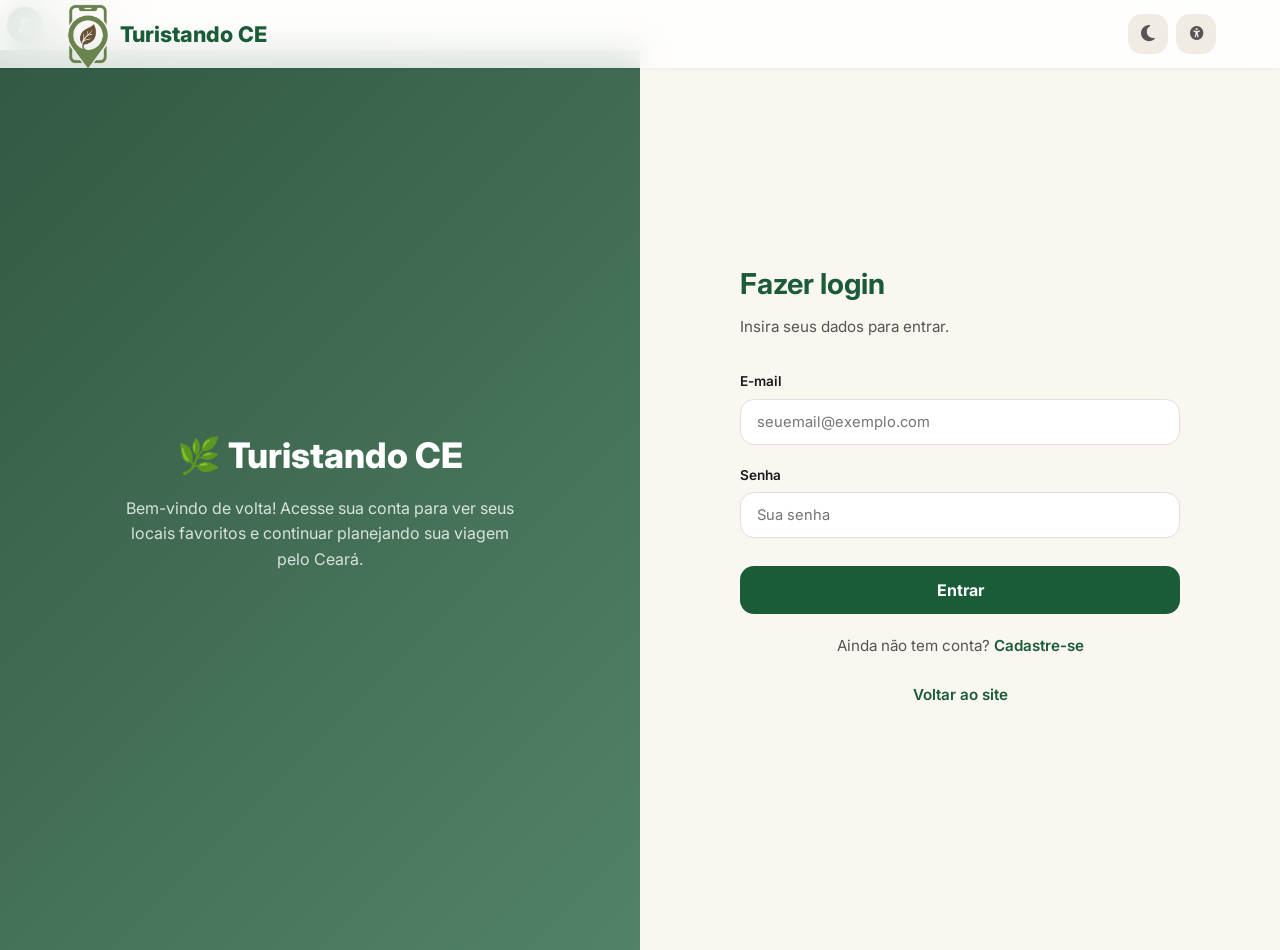
<file: login.html>
<!DOCTYPE html>
<html lang="pt-BR">

<head>
  <meta charset="UTF-8">
  <meta name="viewport" content="width=device-width, initial-scale=1.0">
  <title>Login — Turistando CE</title>
  <meta name="description" content="Faça login no Turistando CE e acesse seus roteiros e favoritos.">

  <link rel="stylesheet" href="css/style.css">
  <link rel="stylesheet" href="https://cdnjs.cloudflare.com/ajax/libs/font-awesome/6.5.1/css/all.min.css">
</head>

<body>

  <header class="header" id="header">
    <div class="container header-inner">
      <a href="#index.html" class="logo">
        <div class="logo-icon"><img src="images/pin.png" alt="Turistando CE"></div>
        Turistando CE
      </a>

      <div class="header-actions-group">
        <div class="header-actions-icon">
          <button class="btn-icon" id="btn-dark" title="Modo escuro" onclick="toggleDarkMode()">
            <i class="fa-solid fa-moon"></i>
          </button>
          <button class="acessibilidade-toggle" id="btn-acessibilidade" onclick="toggleAcessibilidade()"
            aria-expanded="false" aria-label="Mostrar acessibilidade" title="Mostrar acessibilidade">
            <i class="fa-solid fa-universal-access"></i>
          </button>
        </div>
  </header>
  <div class="nav-overlay" id="nav-overlay" onclick="toggleMenu()"></div>
  <div id="user-auth-mobile" class="hidden"></div>
        <div class="profile-menu" id="profile-menu">
          <button class="profile-trigger" id="profile-trigger" aria-expanded="false" aria-label="Menu do usuário">
            <div class="profile-avatar" id="profile-avatar">
              <i class="fa-solid fa-user"></i>
            </div>
            <span class="profile-name" id="profile-name">Entrar</span>
            <i class="fa-solid fa-chevron-down profile-arrow"></i>
          </button>
          <div class="profile-dropdown" id="profile-dropdown"></div>
        </div>
      </div>
    </div>
  </header>

  <div class="nav-overlay" id="nav-overlay" onclick="toggleMenu()"></div>
  <div id="user-auth-mobile" class="hidden"></div>

  <div class="cadastro-page">
    <!-- Lado esquerdo — Visual -->
    <div class="cadastro-visual">
      <div class="cadastro-visual-bg cadastro-visual-bg--login"></div>
      <div class="cadastro-visual-content">
        <h2>🌿 Turistando CE</h2>
        <p>Bem-vindo de volta! Acesse sua conta para ver seus locais favoritos e continuar planejando sua viagem pelo
          Ceará.</p>
      </div>
    </div>

    <!-- Lado direito — Formulário -->
    <div class="cadastro-form-area">
      <form class="cadastro-form" onsubmit="return realizarLogin(event)">
        <h2>Fazer login</h2>
        <p>Insira seus dados para entrar.</p>

        <div class="form-group">
          <label for="email">E-mail</label>
          <input type="email" id="email" placeholder="seuemail@exemplo.com" required>
        </div>

        <div class="form-group">
          <label for="senha">Senha</label>
          <input type="password" id="senha" placeholder="Sua senha" required>
        </div>

        <button type="submit" class="btn-submit">Entrar</button>

        <p class="form-link">
          Ainda não tem conta? <a href="cadastro.html">Cadastre-se</a><br><br>
          <a href="index.html">Voltar ao site</a>
        </p>
      </form>
    </div>
  </div>

  <!-- ========== SCRIPTS ========== -->
  <script src="data/cidades.js"></script>
  <script src="data/hoteis.js"></script>
  <script src="data/restaurantes.js"></script>
  <script src="data/passeios.js"></script>
  <script src="data/avaliacoes.js"></script>
  <script src="data/galeria.js"></script>
  <script src="js/script.js"></script>

  <script>
    function realizarLogin(e) {
      e.preventDefault();

      const email = document.getElementById('email').value;
      const senha = document.getElementById('senha').value;

      if (loginUsuario(email, senha)) {
        window.location.href = 'index.html';
      }
      return false;
    }
  </script>
</body>

</html>
</file>
<file: css/style.css>
/* ============================================================
   TURISTANDO CE — Stylesheet Principal
   Paleta: Verde escuro, verde claro, areia, azul suave, marrom
   ============================================================ */

/* ---- Google Fonts ---- */
@import url('https://fonts.googleapis.com/css2?family=Inter:wght@300;400;500;600;700;800&display=swap');

/* ============================================================
   1. VARIÁVEIS (TOKENS DE DESIGN)
   ============================================================ */
:root {
  /* Cores principais */
  --primary: #1a5c38;
  --primary-dark: #0f3d24;
  --primary-light: #2a7d50;
  --secondary: #5cb85c;
  --secondary-light: #81c784;

  /* Fundos */
  --bg: #faf6f0;
  --bg-alt: #f0ebe3;
  --bg-card: #ffffff;
  --surface-strong: #e8dfd3;
  --border: #d9d2c6;

  /* Destaques */
  --accent: #5a9fd4;
  --accent-light: #87c1e8;

  /* Detalhes */
  --detail: #a38671;
  --detail-light: #c4a98e;

  /* Texto */
  --text: #1a1a1a;
  --text-secondary: #555555;
  --text-muted: #888888;
  --text-light: #6f6f6f;
  --text-inverse: #ffffff;

  /* Sombras */
  --shadow-sm: 0 1px 3px rgba(0, 0, 0, .06);
  --shadow-md: 0 4px 16px rgba(0, 0, 0, .08);
  --shadow-lg: 0 8px 32px rgba(0, 0, 0, .10);
  --shadow-hover: 0 12px 36px rgba(0, 0, 0, .14);

  /* Raios */
  --r-sm: 10px;
  --r-md: 14px;
  --r-lg: 20px;
  --r-xl: 28px;
  --r-2xl: 32px;
  --r-full: 999px;

  /* Transição */
  --ease: .3s ease;

  /* Tipografia */
  --font: 'Inter', -apple-system, BlinkMacSystemFont, 'Segoe UI', sans-serif;
}

/* ============================================================
   2. MODO ESCURO
   ============================================================ */
body.dark {
  --bg: #0e1210;
  --bg-alt: #151a17;
  --bg-card: #1a201c;
  --surface-strong: #202721;
  --border: #2d3831;
  --text: #f3f7f4;
  --text-secondary: #c8d0ca;
  --text-muted: #93a19a;
  --text-light: #b3bdb6;
  --shadow-sm: 0 1px 3px rgba(0, 0, 0, .25);
  --shadow-md: 0 4px 16px rgba(0, 0, 0, .35);
  --shadow-lg: 0 8px 32px rgba(0, 0, 0, .45);
  --shadow-hover: 0 12px 36px rgba(0, 0, 0, .50);
}

/* ============================================================
   3. RESET & BASE
   ============================================================ */
*,
*::before,
*::after {
  margin: 0;
  padding: 0;
  box-sizing: border-box;
}

html {
  scroll-behavior: smooth;
  font-size: 16px;
}

body {
  font-family: var(--font);
  background: var(--bg);
  color: var(--text);
  line-height: 1.6;
  transition: background var(--ease), color var(--ease);
  overflow-x: hidden;
}

img {
  max-width: 100%;
  display: block;
}

a {
  text-decoration: none;
  color: inherit;
}

ul {
  list-style: none;
}

button {
  cursor: pointer;
  font-family: var(--font);
  border: none;
  background: none;
}

input,
select,
textarea {
  font-family: var(--font);
  border: none;
  outline: none;
}

/* ============================================================
   4. UTILITÁRIOS
   ============================================================ */
.container {
  width: 100%;
  max-width: 1200px;
  margin: 0 auto;
  padding: 0 24px;
}

.section {
  padding: 80px 0;
}

.section-title {
  text-align: center;
  margin-bottom: 48px;
}

.section-title h2 {
  font-size: 2rem;
  font-weight: 700;
  color: var(--primary);
  margin-bottom: 8px;
}

.section-title p {
  color: var(--text-secondary);
  font-size: 1.05rem;
  max-width: 560px;
  margin: 0 auto;
}

.grid {
  display: grid;
  gap: 24px;
}

.grid-2 {
  grid-template-columns: repeat(2, 1fr);
}

.grid-3 {
  grid-template-columns: repeat(3, 1fr);
}

.grid-4 {
  grid-template-columns: repeat(4, 1fr);
}

/* ============================================================
   5. HEADER
   ============================================================ */
.header {
  position: fixed;
  top: 0;
  left: 0;
  width: 100%;
  z-index: 1000;
  background: rgba(255, 255, 255, .82);
  backdrop-filter: blur(16px);
  -webkit-backdrop-filter: blur(16px);
  box-shadow: var(--shadow-sm);
  transition: background var(--ease), box-shadow var(--ease);
}

body.dark .header {
  background: rgba(18, 18, 18, .85);
}

.header-inner {
  display: flex;
  align-items: center;
  justify-content: space-between;
  height: 68px;
}

/* Logo */
.logo {
  display: flex;
  align-items: center;
  gap: 10px;
  font-size: 1.35rem;
  font-weight: 800;
  color: var(--primary);
}

.logo-icon {
  width: 10%;
  height: 10%;
  color: white;
  border-radius: var(--r-sm);
  display: flex;
  align-items: center;
  justify-content: center;
  font-size: 1.1rem;
  overflow: hidden;
  flex-shrink: 0;
}

.logo-icon img {
  width: 100%;
  height: 100%;
  object-fit: contain;
  display: block;
}

/* Responsividade da logo */
@media (max-width: 768px) {
  .logo {
    font-size: 1.1rem;
    gap: 8px;
  }
  
  .logo-icon {
    width: 15%;
    height: 15%;
  }
}

@media (max-width: 480px) {
  .logo {
    font-size: 1rem;
    gap: 6px;
  }
  
  .logo-icon {
    width: 10%;
    height: 10%;
  
  }
}

/* Nav */
.nav {
  display: flex;
  align-items: center;
  gap: 28px;
}

.nav a {
  font-size: .93rem;
  font-weight: 500;
  color: var(--text-secondary);
  transition: color var(--ease);
  position: relative;
}

.nav a:hover,
.nav a.active {
  color: var(--primary);
}

.nav a::after {
  content: '';
  position: absolute;
  bottom: -4px;
  left: 0;
  width: 0;
  height: 2px;
  background: var(--primary);
  transition: width var(--ease);
}

.nav a:hover::after {
  width: 100%;
}

.nav-cadastro {
  background: var(--primary);
  color: white !important;
  padding: 8px 18px;
  border-radius: var(--r-xl);
}

.nav-cadastro:hover {
  background: var(--primary-light);
}

.nav-cadastro::after {
  display: none !important;
}

/* Header Actions */
.header-actions {
  display: flex;
  align-items: center;
  gap: 8px;
}

/* Grupo de ações do header (auth + ícones) */
.header-actions-group {
  display: flex;
  align-items: center;
  gap: 12px;
}

.header-actions-icon {
  display: flex;
  align-items: center;
  gap: 8px;
}

/* ============================================================
   5B. PERFIL DO USUÁRIO (NAVBAR)
   ============================================================ */
.profile-menu {
  position: relative;
}

.profile-trigger {
  display: flex;
  align-items: center;
  gap: 10px;
  padding: 6px 12px 6px 6px;
  border-radius: var(--r-full);
  background: var(--bg-alt);
  border: 1px solid var(--border);
  cursor: pointer;
  transition: all var(--ease);
  font-family: var(--font);
}

.profile-trigger:hover {
  background: var(--bg-card);
  border-color: var(--primary);
  box-shadow: var(--shadow-sm);
}

.profile-avatar {
  width: 36px;
  height: 36px;
  border-radius: 50%;
  background: var(--primary);
  color: white;
  display: flex;
  align-items: center;
  justify-content: center;
  font-size: 1rem;
  overflow: hidden;
  flex-shrink: 0;
}

.profile-avatar img {
  width: 100%;
  height: 100%;
  object-fit: cover;
}

.profile-name {
  font-size: .9rem;
  font-weight: 600;
  color: var(--text);
  max-width: 120px;
  overflow: hidden;
  text-overflow: ellipsis;
  white-space: nowrap;
}

.profile-arrow {
  font-size: .75rem;
  color: var(--text-muted);
  transition: transform var(--ease);
}

.profile-menu.open .profile-arrow {
  transform: rotate(180deg);
}

.profile-dropdown {
  position: absolute;
  top: calc(100% + 8px);
  right: 0;
  min-width: 220px;
  background: var(--bg-card);
  border: 1px solid var(--border);
  border-radius: var(--r-lg);
  box-shadow: var(--shadow-lg);
  opacity: 0;
  visibility: hidden;
  transform: translateY(-10px);
  transition: all var(--ease);
  z-index: 1001;
  overflow: hidden;
}

.profile-menu.open .profile-dropdown {
  opacity: 1;
  visibility: visible;
  transform: translateY(0);
}

.profile-dropdown-header {
  padding: 16px;
  background: var(--bg-alt);
  border-bottom: 1px solid var(--border);
}

.profile-dropdown-header p {
  font-size: .85rem;
  color: var(--text-secondary);
  margin: 4px 0 0;
}

.profile-dropdown-header strong {
  font-size: .95rem;
  color: var(--text);
}

.profile-dropdown-actions {
  padding: 8px;
}

.profile-dropdown-actions a,
.profile-dropdown-actions button {
  display: flex;
  align-items: center;
  gap: 10px;
  width: 100%;
  padding: 10px 12px;
  border-radius: var(--r-md);
  font-size: .9rem;
  color: var(--text);
  transition: background var(--ease);
  text-align: left;
  font-family: var(--font);
}

.profile-dropdown-actions a:hover,
.profile-dropdown-actions button:hover {
  background: var(--bg-alt);
}

.profile-dropdown-actions i {
  width: 18px;
  text-align: center;
  color: var(--text-muted);
}

.profile-dropdown-actions .logout-btn {
  color: #ef4444;
}

.profile-dropdown-actions .logout-btn i {
  color: #ef4444;
}

body.dark .profile-dropdown-actions .logout-btn {
  color: #fca5a5;
}

body.dark .profile-dropdown-actions .logout-btn i {
  color: #fca5a5;
}

/* User menu (quando logado) */
.user-menu {
  display: flex;
  align-items: center;
  gap: 6px;
}

.user-name-link {
  display: inline-flex;
  align-items: center;
  gap: 6px;
  padding: 6px 14px;
  background: var(--bg-alt);
  border-radius: var(--r-full);
  color: var(--text);
  font-weight: 600;
  font-size: .88rem;
  transition: all var(--ease);
  white-space: nowrap;
  max-width: 180px;
  overflow: hidden;
  text-overflow: ellipsis;
}

.user-name-link i {
  font-size: 1.1rem;
  color: var(--primary);
  flex-shrink: 0;
}

.user-name-link:hover {
  background: rgba(26, 92, 56, .12);
  color: var(--primary);
}

.btn-logout {
  width: 36px;
  height: 36px;
  border-radius: 50%;
  display: inline-flex;
  align-items: center;
  justify-content: center;
  background: transparent;
  color: var(--text-muted);
  font-size: 1rem;
  transition: all var(--ease);
  border: 1px solid var(--border);
}

.btn-logout:hover {
  background: #fee2e2;
  color: #ef4444;
  border-color: #ef4444;
}

body.dark .btn-logout:hover {
  background: rgba(239, 68, 68, .15);
}

.btn-plan {
  background: var(--primary);
  color: white;
  padding: 10px 20px;
  border-radius: var(--r-full);
  font-size: .88rem;
  font-weight: 600;
  transition: background var(--ease), transform var(--ease);
  box-shadow: 0 10px 20px rgba(26, 92, 56, .15);
}

.btn-plan:hover {
  background: var(--primary-light);
  transform: translateY(-1px);
}

.btn-icon {
  width: 40px;
  height: 40px;
  border-radius: 14px;
  display: flex;
  align-items: center;
  justify-content: center;
  background: var(--bg-alt);
  color: var(--text-secondary);
  font-size: 1.15rem;
  transition: background var(--ease), color var(--ease);
}

.btn-icon:hover {
  background: var(--primary);
  color: white;
}

body.dark .btn-icon {
  background: var(--surface-strong);
  color: var(--text);
}

.user-name {
  font-size: .9rem;
  font-weight: 500;
  color: var(--text-secondary);
}

/* Header para páginas internas (cidade, hotel, restaurante, pesquisa, perfil, mapa) */
.header--internal .nav {
  display: none;
}

.header--internal .header-actions {
  display: none;
}

.header--internal .btn-icon {
  margin-left: auto;
}

.header--internal .header-inner {
  justify-content: space-between;
}

/* Hamburger */
.hamburger {
  display: none;
  flex-direction: column;
  gap: 5px;
  cursor: pointer;
  z-index: 1001;
}

.hamburger span {
  width: 24px;
  height: 2.5px;
  background: var(--text);
  border-radius: 2px;
  transition: var(--ease);
}

.hamburger.active span:nth-child(1) {
  transform: rotate(45deg) translate(5px, 5px);
}

.hamburger.active span:nth-child(2) {
  opacity: 0;
}

.hamburger.active span:nth-child(3) {
  transform: rotate(-45deg) translate(5px, -5px);
}

/* ============================================================
   6. HERO
   ============================================================ */
.hero {
  position: relative;
  min-height: 92vh;
  display: flex;
  align-items: center;
  justify-content: center;
  text-align: center;
  overflow: hidden;
}

.hero-bg {
  position: absolute;
  inset: 0;
  background: url('https://images.unsplash.com/photo-1507525428034-b723cf961d3e?w=1920&h=1080&fit=crop') center / cover no-repeat;
}

.hero-bg::after {
  content: '';
  position: absolute;
  inset: 0;
  background: linear-gradient(180deg,
      rgba(15, 61, 36, .55) 0%,
      rgba(15, 61, 36, .70) 100%);
}

.hero-content {
  position: relative;
  z-index: 2;
  max-width: 720px;
  padding: 0 24px;
}

.hero h1 {
  font-size: 3.2rem;
  font-weight: 800;
  color: white;
  line-height: 1.15;
  margin-bottom: 16px;
  text-shadow: 0 2px 12px rgba(0, 0, 0, .25);
}

.hero h1 span {
  color: var(--secondary-light);
}

.hero p {
  font-size: 1.15rem;
  color: rgba(255, 255, 255, .88);
  margin-bottom: 36px;
  line-height: 1.6;
}

/* ============================================================
   7. BARRA DE BUSCA
   ============================================================ */
.search-bar {
  background: var(--bg-card);
  border-radius: var(--r-2xl);
  padding: 8px;
  display: flex;
  align-items: center;
  gap: 4px;
  box-shadow: var(--shadow-lg);
  max-width: 680px;
  margin: 0 auto;
}

.search-field {
  flex: 1;
  display: flex;
  align-items: center;
  gap: 10px;
  padding: 14px 18px;
  border-radius: var(--r-xl);
  transition: background var(--ease);
}

.search-field:hover {
  background: var(--bg-alt);
}

.search-field i {
  color: var(--primary);
  font-size: 1.1rem;
  flex-shrink: 0;
}

.search-field input,
.search-field select {
  width: 100%;
  background: transparent;
  font-size: .92rem;
  color: var(--text);
}

.search-field input::placeholder {
  color: var(--text-muted);
}

.search-divider {
  width: 1px;
  height: 32px;
  background: #e0e0e0;
  flex-shrink: 0;
}

body.dark .search-divider {
  background: #333;
}

.btn-search {
  background: var(--primary);
  color: white;
  padding: 14px 28px;
  border-radius: var(--r-full);
  font-size: .95rem;
  font-weight: 600;
  display: flex;
  align-items: center;
  gap: 8px;
  transition: background var(--ease), transform var(--ease);
  white-space: nowrap;
}

.btn-search:hover {
  background: var(--primary-light);
  transform: translateY(-1px);
}

/* ============================================================
   8. CARDS BASE
   ============================================================ */
.card {
  background: var(--bg-card);
  border-radius: var(--r-lg);
  overflow: hidden;
  box-shadow: var(--shadow-sm);
  transition: transform var(--ease), box-shadow var(--ease);
}

.card-clickable {
  cursor: pointer;
}

.card:hover {
  transform: translateY(-6px);
  box-shadow: var(--shadow-hover);
}

.card-img {
  width: 100%;
  height: 200px;
  object-fit: cover;
  transition: transform .5s ease;
}

.card:hover .card-img {
  transform: scale(1.05);
}

.card-img-wrap {
  overflow: hidden;
  position: relative;
}

.card-body {
  padding: 20px;
}

.card-body h3 {
  font-size: 1.1rem;
  font-weight: 700;
  margin-bottom: 6px;
  color: var(--text);
}

.card-body p {
  font-size: .9rem;
  color: var(--text-secondary);
  line-height: 1.55;
}

/* ============================================================
   8B. CARDS DE EXPERIÊNCIAS
   ============================================================ */
.experience-card {
  position: relative;
}

.experience-badge {
  position: absolute;
  top: 14px;
  left: 14px;
  padding: 6px 10px;
  border-radius: 999px;
  background: rgba(15, 61, 36, .92);
  color: #fff;
  font-size: .72rem;
  font-weight: 700;
  letter-spacing: .02em;
  z-index: 2;
}

.experience-rating {
  position: absolute;
  top: 14px;
  right: 14px;
  padding: 6px 10px;
  border-radius: 999px;
  background: rgba(255, 255, 255, .92);
  color: var(--primary-dark);
  font-size: .78rem;
  font-weight: 700;
  z-index: 2;
}

body.dark .experience-rating {
  background: rgba(26, 32, 28, .92);
  color: var(--secondary-light);
}

.experience-meta {
  display: flex;
  flex-wrap: wrap;
  gap: 10px 14px;
  margin-top: 12px;
  color: var(--text-secondary);
  font-size: .84rem;
}

.experience-meta span {
  display: inline-flex;
  align-items: center;
  gap: 6px;
}

.experience-footer {
  display: flex;
  justify-content: space-between;
  align-items: center;
  gap: 12px;
  margin-top: 14px;
}

.experience-footer strong {
  color: var(--primary-dark);
  font-size: .98rem;
}

body.dark .experience-footer strong {
  color: var(--secondary-light);
}

/* ============================================================
   8B. PÁGINA DE DETALHE
   ============================================================ */
.detail-page {
  padding: 108px 0 56px;
  background:
    radial-gradient(circle at top right, rgba(26, 92, 56, 0.08), transparent 30%),
    radial-gradient(circle at bottom left, rgba(92, 184, 92, 0.08), transparent 35%),
    var(--bg);
}

.detail-hero {
  display: grid;
  grid-template-columns: minmax(0, 1.25fr) minmax(300px, .75fr);
  gap: 24px;
  align-items: stretch;
}

.detail-hero__media {
  position: relative;
  overflow: hidden;
  min-height: 420px;
  border-radius: var(--r-2xl);
  box-shadow: var(--shadow-lg);
}

.detail-hero__media img {
  width: 100%;
  height: 100%;
  object-fit: cover;
}

.detail-hero__badge {
  position: absolute;
  left: 18px;
  top: 18px;
  padding: 8px 14px;
  border-radius: var(--r-full);
  background: rgba(15, 61, 36, .88);
  color: white;
  font-size: .78rem;
  font-weight: 700;
  text-transform: uppercase;
  letter-spacing: .04em;
}

.detail-hero__panel {
  background: var(--bg-card);
  border: 1px solid var(--border);
  border-radius: var(--r-2xl);
  box-shadow: var(--shadow-md);
  padding: 28px;
  display: flex;
  flex-direction: column;
  gap: 18px;
}

.detail-breadcrumb {
  display: flex;
  flex-wrap: wrap;
  gap: 8px;
  color: var(--text-secondary);
  font-size: .85rem;
}

.detail-breadcrumb a {
  color: var(--primary-dark);
  font-weight: 600;
}

.detail-title {
  font-size: clamp(2rem, 3vw, 2.8rem);
  line-height: 1.05;
  color: var(--text);
}

.detail-subtitle {
  color: var(--text-secondary);
  font-size: 1rem;
  line-height: 1.6;
}

.detail-facts {
  display: grid;
  grid-template-columns: repeat(3, 1fr);
  gap: 12px;
}

.detail-fact {
  border: 1px solid var(--border);
  border-radius: 18px;
  background: var(--bg-alt);
  padding: 14px 16px;
}

.detail-fact span {
  display: block;
  font-size: .72rem;
  text-transform: uppercase;
  letter-spacing: .04em;
  color: var(--text-muted);
  margin-bottom: 5px;
}

.detail-fact strong {
  color: var(--text);
  font-size: .98rem;
}

.detail-actions {
  display: flex;
  flex-wrap: wrap;
  gap: 12px;
}

.detail-actions .btn-plan,
.detail-actions .btn-icon {
  display: inline-flex;
  align-items: center;
  justify-content: center;
}

.detail-actions .btn-plan {
  gap: 10px;
}

.btn-secondary {
  background: var(--bg-alt);
  color: var(--text);
  border: 1px solid var(--border);
  border-radius: var(--r-full);
  padding: 12px 18px;
  font-weight: 600;
  transition: all var(--ease);
}

.btn-secondary:hover {
  border-color: var(--primary-dark);
  color: var(--primary-dark);
  transform: translateY(-1px);
}

.btn-secondary.active {
  background: var(--primary-dark);
  color: white;
  border-color: var(--primary-dark);
}

.detail-section {
  margin-top: 24px;
  background: var(--bg-card);
  border: 1px solid var(--border);
  border-radius: var(--r-2xl);
  box-shadow: var(--shadow-md);
  padding: 28px;
}

.detail-section h2 {
  font-size: 1.35rem;
  color: var(--text);
  margin-bottom: 14px;
}

.detail-section-subtitle {
  margin-top: 0;
  font-size: 1.1rem;
  color: var(--text);
}

/* Utilitário para esconder elementos */
.hidden {
  display: none !important;
}

.detail-grid {
  display: grid;
  grid-template-columns: 1.15fr .85fr;
  gap: 24px;
}

.detail-copy p {
  color: var(--text-secondary);
  line-height: 1.75;
}

.tag-list {
  display: flex;
  flex-wrap: wrap;
  gap: 10px;
}

.detail-tag {
  display: inline-flex;
  align-items: center;
  gap: 6px;
  padding: 8px 14px;
  border-radius: var(--r-full);
  background: rgba(26, 92, 56, .10);
  color: var(--primary-dark);
  font-size: .88rem;
  font-weight: 600;
}

body.dark .detail-tag {
  background: rgba(92, 184, 92, .16);
  color: var(--secondary-light);
}

.recommendations {
  margin-top: 24px;
}

.recommendations h2 {
  margin-bottom: 16px;
}

.recommendations-grid {
  display: grid;
  grid-template-columns: repeat(3, 1fr);
  gap: 18px;
}

.mini-card {
  background: var(--bg-card);
  border: 1px solid var(--border);
  border-radius: var(--r-xl);
  overflow: hidden;
  box-shadow: var(--shadow-sm);
  transition: transform var(--ease), box-shadow var(--ease);
}

.mini-card:hover {
  transform: translateY(-4px);
  box-shadow: var(--shadow-md);
}

.mini-card__img {
  height: 170px;
  width: 100%;
  object-fit: cover;
}

.mini-card__body {
  padding: 16px;
}

.mini-card__body h3 {
  font-size: 1rem;
  margin-bottom: 6px;
  color: var(--text);
}

.mini-card__body p {
  color: var(--text-secondary);
  font-size: .88rem;
  line-height: 1.5;
}

.detail-mapa-container {
  width: 100%;
  height: 320px;
  border-radius: var(--r-lg);
  overflow: hidden;
  margin-top: 8px;
}

.detail-location-card {
  display: grid;
  gap: 8px;
  padding: 16px 18px;
  border-radius: 18px;
  border: 1px solid var(--border);
  background: var(--bg-alt);
  color: var(--text-secondary);
}

.detail-location-card strong {
  color: var(--text);
}

.detail-empty {
  border: 1px dashed var(--border);
  border-radius: var(--r-xl);
  padding: 18px;
  text-align: center;
  color: var(--text-secondary);
  background: var(--bg-alt);
}

.detail-timeline {
  display: grid;
  gap: 14px;
}

.timeline-item {
  display: grid;
  grid-template-columns: 64px 1fr;
  gap: 14px;
  align-items: start;
}

.timeline-step {
  width: 64px;
  height: 64px;
  border-radius: 20px;
  background: linear-gradient(135deg, var(--primary-dark), var(--primary));
  color: white;
  display: flex;
  align-items: center;
  justify-content: center;
  font-weight: 800;
  font-size: .9rem;
  box-shadow: var(--shadow-md);
}

.timeline-content {
  padding: 14px 16px;
  border: 1px solid var(--border);
  border-radius: 18px;
  background: var(--bg-alt);
}

.timeline-time {
  display: inline-flex;
  margin-bottom: 4px;
  color: var(--primary-dark);
  font-size: .82rem;
  font-weight: 700;
  text-transform: uppercase;
  letter-spacing: .04em;
}

.timeline-content h3 {
  font-size: 1.02rem;
  margin-bottom: 4px;
  color: var(--text);
}

.timeline-content p {
  color: var(--text-secondary);
  line-height: 1.6;
}

.detail-empresas-grid {
  display: grid;
  gap: 14px;
}

.detail-company-card {
  display: flex;
  justify-content: space-between;
  gap: 16px;
  padding: 16px 18px;
  border-radius: 18px;
  border: 1px solid var(--border);
  background: var(--bg-alt);
}

.detail-company-card h3 {
  font-size: 1rem;
  margin-bottom: 4px;
  color: var(--text);
}

.detail-company-card p {
  color: var(--text-secondary);
  font-size: .88rem;
}

.detail-company-actions {
  display: flex;
  align-items: center;
  gap: 10px;
  flex-wrap: wrap;
}

.empty-state--compact {
  padding: 20px;
}

body.dark .detail-page {
  background:
    radial-gradient(circle at top right, rgba(26, 92, 56, 0.14), transparent 30%),
    radial-gradient(circle at bottom left, rgba(92, 184, 92, 0.08), transparent 35%),
    var(--bg);
}

body.dark .detail-hero__panel,
body.dark .detail-section,
body.dark .mini-card,
body.dark .detail-fact {
  background: var(--bg-card);
}

/* Badge de região */
.badge {
  display: inline-block;
  padding: 4px 12px;
  border-radius: var(--r-xl);
  font-size: .75rem;
  font-weight: 600;
  background: rgba(26, 92, 56, .1);
  color: var(--primary);
  margin-bottom: 8px;
}

body.dark .badge {
  background: rgba(92, 184, 92, .15);
  color: var(--secondary-light);
}

/* Gallery mini-carrossel nos cards */
.card-gallery-dots {
  position: absolute;
  bottom: 10px;
  left: 50%;
  transform: translateX(-50%);
  display: flex;
  gap: 5px;
  z-index: 5;
}

.gallery-dot {
  width: 7px;
  height: 7px;
  border-radius: 50%;
  background: rgba(255, 255, 255, .45);
  transition: all .25s ease;
  cursor: default;
}

.gallery-dot.active {
  background: white;
  transform: scale(1.25);
  box-shadow: 0 0 4px rgba(0, 0, 0, .3);
}

.card-gallery-nav {
  position: absolute;
  top: 50%;
  left: 0;
  right: 0;
  transform: translateY(-50%);
  display: flex;
  justify-content: space-between;
  padding: 0 6px;
  z-index: 5;
  opacity: 1;
  pointer-events: auto;
}

.gallery-btn {
  width: 28px;
  height: 28px;
  border-radius: 50%;
  background: rgba(0, 0, 0, .5);
  color: white;
  display: flex;
  align-items: center;
  justify-content: center;
  font-size: .7rem;
  transition: all .2s ease;
  border: none;
  backdrop-filter: blur(4px);
  outline: none;
  -webkit-tap-highlight-color: transparent;
}

.gallery-btn:focus {
  outline: none;
  box-shadow: 0 0 0 2px white;
}

.gallery-btn {
  width: 28px;
  height: 28px;
  border-radius: 50%;
  background: rgba(0, 0, 0, .5);
  color: white;
  display: flex;
  align-items: center;
  justify-content: center;
  font-size: .7rem;
  transition: all .2s ease;
  border: none;
  backdrop-filter: blur(4px);
}

.gallery-btn:hover {
  background: rgba(0, 0, 0, .75);
  transform: scale(1.1);
}

.gallery-counter {
  position: absolute;
  top: 10px;
  right: 10px;
  background: rgba(0, 0, 0, .55);
  backdrop-filter: blur(4px);
  color: white;
  font-size: .7rem;
  font-weight: 600;
  padding: 3px 9px;
  border-radius: 999px;
  z-index: 5;
  pointer-events: none;
}

.card-img-wrap .card-img {
  transition: opacity .25s ease, transform .5s ease;
}

/* ============================================================
   9. SEÇÃO DESTINOS
   ============================================================ */
#destinos .card-img {
  height: 220px;
}

/* ============================================================
   10. SEÇÃO HOTÉIS
   ============================================================ */
.hotel-controls {
  display: flex;
  flex-wrap: wrap;
  align-items: center;
  gap: 12px;
  margin-bottom: 32px;
}

.search-input-wrap {
  position: relative;
  flex: 1;
  min-width: 200px;
}

.search-input-wrap i {
  position: absolute;
  left: 14px;
  top: 50%;
  transform: translateY(-50%);
  color: var(--text-muted);
}

.search-input-wrap input {
  width: 100%;
  padding: 12px 14px 12px 42px;
  border-radius: var(--r-full);
  background: var(--bg-card);
  border: 1px solid var(--border);
  font-size: .92rem;
  color: var(--text);
  transition: border var(--ease), box-shadow var(--ease);
}

body.dark .search-input-wrap input {
  border-color: var(--border);
  background: var(--surface-strong);
}

.search-input-wrap input:focus {
  border-color: var(--primary);
  box-shadow: 0 0 0 3px rgba(26, 92, 56, .12);
}

.filters {
  display: flex;
  flex-wrap: wrap;
  gap: 8px;
}

.filter-btn {
  padding: 8px 16px;
  border-radius: var(--r-full);
  font-size: .82rem;
  font-weight: 500;
  background: var(--bg-card);
  color: var(--text-secondary);
  border: 1px solid var(--border);
  transition: all var(--ease);
}

body.dark .filter-btn {
  border-color: var(--border);
}

.filter-btn:hover,
.filter-btn.active {
  background: var(--primary);
  color: white;
  border-color: var(--primary);
}

/* Hotel card */
.hotel-card .card-img {
  height: 200px;
}

.hotel-card .card-body {
  padding: 18px 20px;
}

.hotel-meta {
  display: flex;
  align-items: center;
  justify-content: space-between;
  margin-bottom: 10px;
}

.hotel-location {
  display: flex;
  align-items: center;
  gap: 4px;
  font-size: .82rem;
  color: var(--text-muted);
}

.hotel-rating {
  display: flex;
  align-items: center;
  gap: 4px;
  font-size: .85rem;
  font-weight: 600;
  color: #f59e0b;
}

.hotel-services {
  display: flex;
  flex-wrap: wrap;
  gap: 6px;
  margin: 12px 0;
}

.service-tag {
  padding: 3px 10px;
  border-radius: var(--r-xl);
  font-size: .72rem;
  font-weight: 500;
  background: var(--bg-alt);
  color: var(--text-secondary);
}

.hotel-footer {
  display: flex;
  align-items: center;
  justify-content: space-between;
  margin-top: 14px;
  padding-top: 14px;
  border-top: 1px solid var(--border);
}

body.dark .hotel-footer {
  border-color: var(--border);
}

.hotel-price {
  font-size: 1.2rem;
  font-weight: 700;
  color: var(--primary);
}

.hotel-price small {
  font-size: .78rem;
  font-weight: 400;
  color: var(--text-muted);
}

.btn-fav {
  width: 38px;
  height: 38px;
  border-radius: 14px;
  display: flex;
  align-items: center;
  justify-content: center;
  background: var(--bg-alt);
  color: var(--text-muted);
  font-size: 1.1rem;
  transition: all var(--ease);
}

.btn-fav:hover,
.btn-fav.active {
  background: #fee2e2;
  color: #ef4444;
}

body.dark .btn-fav:hover,
body.dark .btn-fav.active {
  background: rgba(239, 68, 68, .15);
}

/* ============================================================
   11. SEÇÃO RESTAURANTES
   ============================================================ */
.rest-cuisine {
  font-size: .82rem;
  color: var(--accent);
  font-weight: 500;
  margin-bottom: 4px;
}

.rest-price {
  font-size: .95rem;
  font-weight: 600;
  color: var(--detail);
}

.rest-footer {
  display: flex;
  align-items: center;
  justify-content: space-between;
  margin-top: 12px;
}

.btn-cardapio {
  width: 38px;
  height: 38px;
  border-radius: 14px;
  display: flex;
  align-items: center;
  justify-content: center;
  background: var(--bg-alt);
  color: var(--primary);
  font-size: 1.1rem;
  transition: all var(--ease);
  border: 1px solid var(--border);
}

.btn-cardapio:hover {
  background: var(--primary);
  color: white;
  border-color: var(--primary);
}

/* ============================================================
   12. SEÇÃO PASSEIOS
   ============================================================ */
.passeio-info {
  display: flex;
  align-items: center;
  gap: 16px;
  margin: 10px 0;
  font-size: .85rem;
  color: var(--text-muted);
}

.passeio-info span {
  display: flex;
  align-items: center;
  gap: 4px;
}

.passeio-price {
  font-size: 1.15rem;
  font-weight: 700;
  color: var(--primary);
  margin-top: 8px;
}

/* ============================================================
   13. ROTEIRO INTELIGENTE
   ============================================================ */
.roteiro-section {
  background: linear-gradient(135deg, var(--primary-dark) 0%, var(--primary) 50%, var(--primary-light) 100%);
  color: white;
  position: relative;
  overflow: hidden;
}

.roteiro-section::before {
  content: '';
  position: absolute;
  top: -50%;
  right: -20%;
  width: 500px;
  height: 500px;
  background: radial-gradient(circle, rgba(255, 255, 255, .06) 0%, transparent 70%);
  border-radius: var(--r-full);
}

.roteiro-section .section-title h2 {
  color: white;
}

.roteiro-section .section-title p {
  color: rgba(255, 255, 255, .8);
}

.roteiro-form {
  display: flex;
  align-items: center;
  gap: 16px;
  justify-content: center;
  flex-wrap: wrap;
  margin-bottom: 32px;
}

.roteiro-form input {
  padding: 14px 20px;
  border-radius: var(--r-full);
  background: rgba(255, 255, 255, .15);
  backdrop-filter: blur(8px);
  color: white;
  font-size: .95rem;
  width: 180px;
  border: 1px solid rgba(255, 255, 255, .25);
  transition: border var(--ease), background var(--ease);
}

.roteiro-form input::placeholder {
  color: rgba(255, 255, 255, .6);
}

.roteiro-form input:focus {
  background: rgba(255, 255, 255, .22);
  border-color: rgba(255, 255, 255, .5);
}

.btn-roteiro {
  padding: 14px 32px;
  background: white;
  color: var(--primary);
  border-radius: var(--r-full);
  font-size: .95rem;
  font-weight: 700;
  transition: transform var(--ease), box-shadow var(--ease);
}

.btn-roteiro:hover {
  transform: translateY(-2px);
  box-shadow: 0 6px 20px rgba(0, 0, 0, .2);
}

.roteiro-resultado {
  max-width: 600px;
  margin: 0 auto;
  text-align: left;
}

.roteiro-dia {
  background: rgba(255, 255, 255, .1);
  backdrop-filter: blur(8px);
  border-radius: var(--r-md);
  padding: 20px 24px;
  margin-bottom: 12px;
  border: 1px solid rgba(255, 255, 255, .15);
  animation: fadeInUp .4s ease;
}

.roteiro-dia h4 {
  font-size: 1rem;
  font-weight: 700;
  margin-bottom: 8px;
  color: var(--secondary-light);
}

.roteiro-dia p {
  font-size: .9rem;
  color: rgba(255, 255, 255, .85);
  line-height: 1.6;
}

/* ============================================================
   14. MAPA
   ============================================================ */
.mapa-container {
  border-radius: var(--r-2xl);
  overflow: hidden;
  box-shadow: var(--shadow-md);
  background: var(--bg-card);
}

.mapa-container iframe {
  width: 100%;
  height: 420px;
  border: none;
}

/* ============================================================
   15. AVALIAÇÕES
   ============================================================ */
.avaliacao-card {
  background: var(--bg-card);
  border-radius: var(--r-xl);
  padding: 28px;
  box-shadow: var(--shadow-sm);
  transition: transform var(--ease), box-shadow var(--ease);
  text-align: center;
}

.avaliacao-card:hover {
  transform: translateY(-4px);
  box-shadow: var(--shadow-md);
}

.avaliacao-foto {
  width: 64px;
  height: 64px;
  border-radius: var(--r-full);
  object-fit: cover;
  margin: 0 auto 14px;
  border: 3px solid var(--bg-alt);
}

.avaliacao-nome {
  font-size: 1rem;
  font-weight: 600;
  margin-bottom: 4px;
}

.avaliacao-estrelas {
  color: #f59e0b;
  font-size: .95rem;
  margin-bottom: 12px;
}

.avaliacao-texto {
  font-size: .9rem;
  color: var(--text-secondary);
  line-height: 1.6;
  font-style: italic;
}

/* ============================================================
   16. GALERIA
   ============================================================ */
.galeria-grid {
  display: grid;
  grid-template-columns: repeat(4, 1fr);
  gap: 16px;
}

.galeria-item {
  border-radius: var(--r-xl);
  overflow: hidden;
  position: relative;
  cursor: pointer;
}

.galeria-item img {
  width: 100%;
  height: 200px;
  object-fit: cover;
  transition: transform .5s ease;
}

.galeria-item:hover img {
  transform: scale(1.08);
}

.galeria-item::after {
  content: attr(data-legenda);
  position: absolute;
  bottom: 0;
  left: 0;
  right: 0;
  padding: 12px;
  background: linear-gradient(transparent, rgba(0, 0, 0, .6));
  color: white;
  font-size: .82rem;
  font-weight: 500;
  opacity: 0;
  transition: opacity var(--ease);
}

.galeria-item:hover::after {
  opacity: 1;
}

/* ============================================================
   17. FOOTER
   ============================================================ */
.footer {
  background: var(--primary-dark);
  color: rgba(255, 255, 255, .9);
  padding: 60px 0 24px;
}

.footer-grid {
  display: grid;
  grid-template-columns: 2fr 1fr 1fr 1fr;
  gap: 40px;
  margin-bottom: 40px;
}

.footer-brand h3 {
  font-size: 1.4rem;
  font-weight: 800;
  margin-bottom: 12px;
  color: white;
}

.footer-brand p {
  font-size: .9rem;
  color: rgba(255, 255, 255, .65);
  line-height: 1.6;
}

.footer h4 {
  font-size: .95rem;
  font-weight: 700;
  margin-bottom: 16px;
  color: white;
}

.footer ul li {
  margin-bottom: 10px;
}

.footer ul a {
  font-size: .88rem;
  color: rgba(255, 255, 255, .6);
  transition: color var(--ease);
}

.footer ul a:hover {
  color: var(--secondary-light);
}

.footer-social {
  display: flex;
  gap: 12px;
  margin-top: 16px;
}

.footer-social a {
  width: 38px;
  height: 38px;
  border-radius: var(--r-full);
  background: rgba(255, 255, 255, .1);
  display: flex;
  align-items: center;
  justify-content: center;
  color: white;
  font-size: 1rem;
  transition: background var(--ease);
}

.footer-social a:hover {
  background: var(--secondary);
}

.footer-bottom {
  text-align: center;
  padding-top: 24px;
  border-top: 1px solid rgba(255, 255, 255, .1);
  font-size: .82rem;
  color: rgba(255, 255, 255, .45);
}

/* ============================================================
   18. BOTÃO VOLTAR AO TOPO
   ============================================================ */
.btn-top {
  position: fixed;
  bottom: 30px;
  right: 30px;
  width: 48px;
  height: 48px;
  border-radius: 16px;
  background: var(--primary);
  color: white;
  font-size: 1.2rem;
  display: flex;
  align-items: center;
  justify-content: center;
  box-shadow: var(--shadow-md);
  opacity: 0;
  visibility: hidden;
  transform: translateY(20px);
  transition: all var(--ease);
  z-index: 900;
}

.btn-top.visible {
  opacity: 1;
  visibility: visible;
  transform: translateY(0);
}

.btn-top:hover {
  background: var(--primary-light);
  transform: translateY(-3px);
}

/* ============================================================
   19. ACESSIBILIDADE
   ============================================================ */
.acessibilidade-bar {
  position: fixed;
  left: 0;
  top: 50%;
  transform: translateY(-50%);
  z-index: 950;
  display: flex;
  flex-direction: column;
  gap: 6px;
  padding: 8px;
  background: var(--bg-card);
  border-radius: 0 var(--r-xl) var(--r-xl) 0;
  box-shadow: var(--shadow-md);
  transition: transform var(--ease), opacity var(--ease), visibility var(--ease);
}

body.dark .acessibilidade-bar {
  background: var(--surface-strong);
}

.acessibilidade-bar.hidden {
  transform: translate(-110%, -50%);
  opacity: 0;
  visibility: hidden;
  pointer-events: none;
}

.acessibilidade-bar.open {
  transform: translateY(-50%);
  opacity: 1;
  visibility: visible;
  pointer-events: auto;
}

.acessibilidade-bar button {
  width: 38px;
  height: 38px;
  border-radius: 12px;
  display: flex;
  align-items: center;
  justify-content: center;
  font-size: .9rem;
  color: var(--text-secondary);
  transition: all var(--ease);
}

.acessibilidade-bar button:hover {
  background: var(--primary);
  color: white;
}

.acessibilidade-toggle {
  width: 40px;
  height: 40px;
  border-radius: 14px;
  display: inline-flex;
  align-items: center;
  justify-content: center;
  background: var(--bg-alt);
  color: var(--text-secondary);
  transition: background var(--ease), color var(--ease), transform var(--ease);
}

.acessibilidade-toggle:hover {
  background: var(--primary);
  color: white;
  transform: translateY(-1px);
}

body.dark .acessibilidade-toggle {
  background: var(--surface-strong);
  color: var(--text);
}

/* ============================================================
   20. CADASTRO
   ============================================================ */

/* Tabs do cadastro */
.cadastro-tabs {
  display: flex;
  gap: 0;
  margin-bottom: 28px;
  border-radius: var(--r-md);
  overflow: hidden;
  border: 1px solid var(--border);
}

.cadastro-tab {
  flex: 1;
  padding: 12px 16px;
  text-align: center;
  font-weight: 600;
  font-size: .9rem;
  cursor: pointer;
  background: var(--bg-card);
  color: var(--text-secondary);
  transition: all .25s ease;
  border: none;
}

.cadastro-tab:hover {
  background: var(--bg-alt);
}

.cadastro-tab.active {
  background: var(--primary);
  color: white;
}

.cadastro-tab i {
  margin-right: 6px;
}

/* Seções do formulário (abas) */
.form-section {
  display: none;
}

.form-section.active {
  display: block;
}

/* Checkbox chips */
.checkbox-chip {
  display: inline-flex;
  align-items: center;
  gap: 6px;
  padding: 8px 14px;
  border-radius: 999px;
  border: 1px solid var(--border);
  background: var(--bg-card);
  font-size: .85rem;
  cursor: pointer;
  transition: all .2s;
  user-select: none;
}

.checkbox-chip:has(input:checked) {
  background: var(--primary);
  color: white;
  border-color: var(--primary);
}

.checkbox-chip input {
  display: none;
}

body.dark .checkbox-chip {
  background: var(--surface-strong);
}

body.dark .checkbox-chip:has(input:checked) {
  background: var(--primary);
}

/* Classes auxiliares do cadastro */
.form-subtitle {
  color: var(--text-secondary);
  margin-bottom: 24px;
  font-size: .95rem;
}

.btn-add-more {
  color: var(--primary);
  font-weight: 600;
  font-size: .88rem;
  margin-top: 4px;
  display: inline-flex;
  align-items: center;
  gap: 6px;
  background: none;
  border: none;
  cursor: pointer;
}

.btn-remove-row {
  color: #ef4444;
  padding: 0 8px;
  background: none;
  border: none;
  cursor: pointer;
}

.checkbox-group {
  display: flex;
  flex-wrap: wrap;
  gap: 8px;
}

.campos-condicionais {
  margin-top: 8px;
}

.form-help {
  font-size: .82rem;
  color: var(--text-muted);
  margin-bottom: 12px;
}

.cadastro-page {
  min-height: 100vh;
  display: grid;
  grid-template-columns: 1fr 1fr;
}

.cadastro-visual {
  position: relative;
  display: flex;
  align-items: center;
  justify-content: center;
  overflow: hidden;
  padding: 40px;
}

.cadastro-visual-bg {
  position: absolute;
  inset: 0;
  background: url('https://images.unsplash.com/photo-1501785888041-af3ef285b470?w=1200&h=900&fit=crop') center / cover;
}

.cadastro-visual-bg--login {
  background-image: url('https://images.unsplash.com/photo-1519046904884-53103b34b206?w=1200&h=900&fit=crop');
}

.cadastro-visual-bg::after {
  content: '';
  position: absolute;
  inset: 0;
  background: linear-gradient(135deg, rgba(15, 61, 36, .85), rgba(26, 92, 56, .75));
}

.cadastro-visual-content {
  position: relative;
  z-index: 2;
  text-align: center;
  color: white;
  max-width: 400px;
}

.cadastro-visual-content h2 {
  font-size: 2.2rem;
  font-weight: 800;
  margin-bottom: 12px;
}

.cadastro-visual-content p {
  font-size: 1rem;
  color: rgba(255, 255, 255, .8);
  line-height: 1.6;
}

.cadastro-form-area {
  display: flex;
  align-items: center;
  justify-content: center;
  padding: 40px;
  background: var(--bg);
}

.cadastro-form {
  width: 100%;
  max-width: 440px;
}

.cadastro-form h2 {
  font-size: 1.8rem;
  font-weight: 700;
  color: var(--primary);
  margin-bottom: 8px;
}

.cadastro-form>p {
  color: var(--text-secondary);
  margin-bottom: 32px;
  font-size: .95rem;
}

.form-group {
  margin-bottom: 20px;
}

.form-group label {
  display: block;
  font-size: .85rem;
  font-weight: 600;
  color: var(--text);
  margin-bottom: 6px;
}

.form-group input,
.form-group select {
  width: 100%;
  padding: 13px 16px;
  border-radius: var(--r-md);
  background: var(--bg-card);
  border: 1px solid #e0e0e0;
  font-size: .92rem;
  color: var(--text);
  transition: border var(--ease), box-shadow var(--ease);
}

body.dark .form-group input,
body.dark .form-group select {
  border-color: #333;
}

.form-group input:focus,
.form-group select:focus {
  border-color: var(--primary);
  box-shadow: 0 0 0 3px rgba(26, 92, 56, .12);
}

.form-row {
  display: grid;
  grid-template-columns: 1fr 1fr;
  gap: 16px;
}

.btn-submit {
  width: 100%;
  padding: 14px;
  background: var(--primary);
  color: white;
  border-radius: var(--r-md);
  font-size: 1rem;
  font-weight: 700;
  transition: background var(--ease), transform var(--ease);
  margin-top: 8px;
}

.btn-submit:hover {
  background: var(--primary-light);
  transform: translateY(-1px);
}

.form-link {
  text-align: center;
  margin-top: 20px;
  font-size: .88rem;
  color: var(--text-muted);
}

.form-link a {
  color: var(--primary);
  font-weight: 600;
}

/* ============================================================
   21. ANIMAÇÕES
   ============================================================ */
@keyframes fadeInUp {
  from {
    opacity: 0;
    transform: translateY(24px);
  }

  to {
    opacity: 1;
    transform: translateY(0);
  }
}

@keyframes fadeIn {
  from {
    opacity: 0;
  }

  to {
    opacity: 1;
  }
}

.fade-in {
  opacity: 0;
  transform: translateY(24px);
  transition: opacity .6s ease, transform .6s ease;
}

.fade-in.visible {
  opacity: 1;
  transform: translateY(0);
}

/* ============================================================
   22. GALERIA E CARDÁPIO NA PÁGINA DE DETALHE
   ============================================================ */

/* Carrossel de fotos */
.detail-carrossel {
  position: relative;
  width: 100%;
  max-width: 800px;
  margin: 0 auto;
  border-radius: var(--r-lg);
  overflow: hidden;
}

.detail-carrossel-track {
  display: flex;
  transition: none;
  position: relative;
  min-height: 400px;
}

.detail-carrossel-slide {
  position: absolute;
  top: 0;
  left: 0;
  width: 100%;
  height: 100%;
  opacity: 0;
  transition: opacity 1s ease;
  pointer-events: none;
}

.detail-carrossel-slide.active {
  opacity: 1;
  pointer-events: auto;
  position: relative;
}

.detail-carrossel-slide img {
  width: 100%;
  height: 400px;
  object-fit: cover;
  display: block;
}

.carrossel-btn {
  position: absolute;
  top: 50%;
  transform: translateY(-50%);
  width: 40px;
  height: 40px;
  border-radius: 50%;
  background: rgba(0, 0, 0, 0.5);
  color: white;
  border: none;
  display: flex;
  align-items: center;
  justify-content: center;
  font-size: 1rem;
  cursor: pointer;
  transition: all 0.2s ease;
  z-index: 10;
  backdrop-filter: blur(4px);
}

.carrossel-btn:hover {
  background: rgba(0, 0, 0, 0.75);
  transform: translateY(-50%) scale(1.1);
}

.carrossel-prev {
  left: 12px;
}

.carrossel-next {
  right: 12px;
}

.carrossel-dots {
  position: absolute;
  bottom: 16px;
  left: 50%;
  transform: translateX(-50%);
  display: flex;
  gap: 8px;
  z-index: 10;
}

.carrossel-dot {
  width: 10px;
  height: 10px;
  border-radius: 50%;
  background: rgba(255, 255, 255, 0.4);
  cursor: pointer;
  transition: all 0.2s ease;
  border: 2px solid rgba(255, 255, 255, 0.2);
}

.carrossel-dot.active {
  background: white;
  border-color: white;
  transform: scale(1.2);
}

.carrossel-counter {
  position: absolute;
  top: 12px;
  right: 12px;
  background: rgba(0, 0, 0, 0.55);
  backdrop-filter: blur(4px);
  color: white;
  font-size: 0.85rem;
  font-weight: 600;
  padding: 4px 12px;
  border-radius: 999px;
  z-index: 10;
}

.detail-galeria-grid {
  display: grid;
  grid-template-columns: repeat(3, 1fr);
  gap: 12px;
}

.detail-galeria-item {
  border-radius: var(--r-lg);
  overflow: hidden;
  aspect-ratio: 4 / 3;
  cursor: pointer;
}

.detail-galeria-item img {
  width: 100%;
  height: 100%;
  object-fit: cover;
  transition: transform .4s ease;
}

.detail-galeria-item:hover img {
  transform: scale(1.06);
}

.detail-cardapio-grid {
  display: grid;
  grid-template-columns: repeat(2, 1fr);
  gap: 14px;
}

.cardapio-card {
  display: flex;
  gap: 14px;
  align-items: center;
  padding: 14px;
  border-radius: var(--r-lg);
  border: 1px solid var(--border);
  background: var(--bg-alt);
  transition: transform var(--ease), box-shadow var(--ease);
}

.cardapio-card:hover {
  transform: translateY(-2px);
  box-shadow: var(--shadow-sm);
}

.cardapio-card__img-wrap {
  width: 72px;
  height: 72px;
  border-radius: var(--r-md);
  overflow: hidden;
  flex-shrink: 0;
}

.cardapio-card__img-wrap img {
  width: 100%;
  height: 100%;
  object-fit: cover;
}

.cardapio-card__body {
  flex: 1;
  min-width: 0;
}

.cardapio-card__header {
  display: flex;
  justify-content: space-between;
  align-items: center;
  gap: 8px;
}

.cardapio-card__header h3 {
  font-size: .95rem;
  font-weight: 600;
  color: var(--text);
  margin: 0;
  line-height: 1.3;
}

.cardapio-card__preco {
  font-size: .9rem;
  font-weight: 700;
  color: var(--primary);
  white-space: nowrap;
  flex-shrink: 0;
}

body.dark .cardapio-card {
  background: var(--surface-strong);
}

@media (max-width: 768px) {
  .detail-galeria-grid {
    grid-template-columns: repeat(2, 1fr);
  }

  .detail-cardapio-grid {
    grid-template-columns: 1fr;
  }

  .cardapio-card__img-wrap {
    width: 60px;
    height: 60px;
  }
}

@media (max-width: 480px) {
  .detail-galeria-grid {
    grid-template-columns: 1fr;
  }
}

/* ============================================================
   23. OVERLAY MOBILE NAV
   ============================================================ */
.nav-overlay {
  display: none;
  position: fixed;
  inset: 0;
  background: rgba(0, 0, 0, .4);
  z-index: 998;
}

.nav-overlay.active {
  display: block;
}

/* ============================================================
   23. PÁGINA DA CIDADE
   ============================================================ */
.cidade-hero {
  position: relative;
  min-height: 55vh;
  display: flex;
  align-items: center;
  justify-content: center;
  text-align: center;
  overflow: hidden;
  margin-top: 68px;
}

.cidade-hero-bg {
  position: absolute;
  inset: 0;
  background-position: center;
  background-size: cover;
  background-repeat: no-repeat;
}

.cidade-hero-bg::after {
  content: '';
  position: absolute;
  inset: 0;
  background: linear-gradient(180deg, rgba(15, 61, 36, .6) 0%, rgba(15, 61, 36, .8) 100%);
}

.cidade-hero-content {
  position: relative;
  z-index: 2;
  color: white;
}

.cidade-hero h1 {
  font-size: 3rem;
  font-weight: 800;
  margin-bottom: 12px;
}

.cidade-hero p {
  font-size: 1.1rem;
  opacity: 0.9;
  max-width: 600px;
  margin: 0 auto 32px;
}

.cidade-stats {
  display: flex;
  justify-content: center;
  gap: 32px;
}

.stat-item {
  display: flex;
  align-items: center;
  gap: 8px;
  font-size: 1.1rem;
  font-weight: 500;
}

.stat-item i {
  color: var(--secondary-light);
  font-size: 1.3rem;
}

.cidade-search-bar {
  display: flex;
  align-items: center;
  background: var(--bg-card);
  border-radius: var(--r-2xl);
  padding: 16px 24px;
  box-shadow: var(--shadow-md);
  margin-top: -30px;
  position: relative;
  z-index: 10;
  max-width: 700px;
  margin-left: auto;
  margin-right: auto;
}

.cidade-search-bar i {
  color: var(--primary);
  font-size: 1.2rem;
  margin-right: 12px;
}

.cidade-search-bar input {
  flex: 1;
  border: none;
  background: transparent;
  font-size: 1rem;
  color: var(--text);
  outline: none;
}

/* ============================================================
   24. PESQUISA GLOBAL 
   ============================================================ */
.search-bar-global {
  display: flex;
  align-items: center;
  background: var(--bg-card);
  padding: 8px 8px 8px 24px;
  border-radius: var(--r-full);
  box-shadow: 0 10px 30px rgba(0, 0, 0, 0.15);
  border: 1px solid var(--border);
  max-width: 800px;
  width: 100%;
  margin: 0 auto 24px;
  transition: transform 0.3s ease, box-shadow 0.3s ease;
}

body.dark .search-bar-global,
body.dark .search-main-input,
body.dark .cidade-search-bar,
body.dark .advanced-search-box,
body.dark .search-input-wrap input,
body.dark .form-group input,
body.dark .form-group select,
body.dark .filter-select {
  background: var(--surface-strong);
  border-color: var(--border);
  color: var(--text);
}

body.dark .search-bar-global input,
body.dark .search-main-input input,
body.dark .cidade-search-bar input,
body.dark .form-group input,
body.dark .form-group select,
body.dark .filter-select {
  color: var(--text);
}

body.dark .search-bar-global .search-icon,
body.dark .search-main-input i,
body.dark .cidade-search-bar i {
  color: var(--secondary-light);
}

body.dark .page-header {
  background: linear-gradient(180deg, #111512 0%, #151a17 100%);
}

body.dark .page-header h1,
body.dark .page-header p {
  color: var(--text);
}

.search-bar-global:focus-within {
  transform: translateY(-2px);
  box-shadow: 0 15px 40px rgba(0, 0, 0, 0.2);
}

.search-bar-global .search-icon {
  font-size: 1.2rem;
  color: var(--primary);
  margin-right: 16px;
}

.search-bar-global input {
  flex: 1;
  border: none;
  background: transparent;
  font-size: 1.1rem;
  color: var(--text);
  outline: none;
}

.search-bar-global input::placeholder,
.search-main-input input::placeholder,
.cidade-search-bar input::placeholder {
  color: var(--text-muted);
}

.search-bar-global .btn-search {
  padding: 14px 32px;
  border-radius: var(--r-full);
  font-size: 1.05rem;
  flex-shrink: 0;
}

/* Chips de Sugestão */
.search-chips {
  display: flex;
  flex-wrap: wrap;
  justify-content: center;
  gap: 12px;
  margin-bottom: 20px;
}

.chip {
  background: rgba(255, 255, 255, 0.15);
  backdrop-filter: blur(8px);
  border: 1px solid rgba(255, 255, 255, 0.3);
  color: white;
  padding: 8px 16px;
  border-radius: var(--r-full);
  font-size: 0.95rem;
  cursor: pointer;
  transition: all 0.3s ease;
}

.chip:hover {
  background: var(--primary);
  border-color: var(--primary);
  transform: translateY(-2px);
}

body.dark .chip {
  background: rgba(26, 92, 56, 0.28);
  border-color: rgba(255, 255, 255, 0.18);
  color: var(--text);
}

/* Resultados da Busca */
#resultados-busca {
  padding-top: 60px;
  padding-bottom: 60px;
}

.category-title {
  font-size: 1.8rem;
  font-weight: 700;
  margin-bottom: 24px;
  margin-top: 40px;
  color: var(--text);
  display: flex;
  align-items: center;
  gap: 12px;
}

.category-title i {
  color: var(--primary);
}

.empty-state {
  text-align: center;
  padding: 60px 20px;
  background: var(--bg-card);
  border-radius: var(--r-2xl);
  box-shadow: var(--shadow-sm);
  margin-top: 40px;
}

.empty-state i {
  font-size: 4rem;
  color: var(--border);
  margin-bottom: 16px;
}

.empty-state h3 {
  font-size: 1.5rem;
  margin-bottom: 8px;
}

.empty-state p {
  color: var(--text-light);
}

/* ============================================================
   25. PESQUISA AVANÇADA (PAINEL DE FILTROS)
   ============================================================ */
.page-header {
  padding: 120px 0 40px;
  background: var(--bg-alt);
}

.page-header h1 {
  font-size: 2.5rem;
  font-weight: 800;
  margin-bottom: 8px;
  color: var(--text);
}

.page-header p {
  font-size: 1.1rem;
  color: var(--text-secondary);
}

.advanced-search-box {
  background: var(--bg-card);
  border-radius: var(--r-2xl);
  padding: 24px;
  box-shadow: 0 10px 40px rgba(0, 0, 0, 0.08);
  margin-top: 32px;
  border: 1px solid var(--border);
}

body.dark .advanced-search-box {
  background: var(--bg-card);
}

.search-main-input {
  display: flex;
  align-items: center;
  background: var(--bg-alt);
  padding: 12px 24px;
  border-radius: var(--r-full);
  margin-bottom: 32px;
  border: 1px solid var(--border);
}

.search-main-input i {
  color: var(--primary);
  margin-right: 16px;
  font-size: 1.2rem;
}

.search-main-input input {
  flex: 1;
  border: none;
  background: transparent;
  font-size: 1.1rem;
  outline: none;
  color: var(--text);
}

.search-main-input button {
  background: var(--primary-dark);
  color: white;
  border: none;
  padding: 12px 32px;
  border-radius: var(--r-full);
  font-weight: 600;
  cursor: pointer;
  transition: all 0.2s;
}

body.dark .search-main-input button {
  background: var(--primary);
  color: white;
}

.search-main-input button:hover {
  background: var(--primary);
}

.filter-grid {
  display: flex;
  flex-wrap: wrap;
  gap: 32px;
}

.filter-group {
  display: flex;
  flex-direction: column;
  gap: 12px;
}

.filter-group.flex-1 {
  flex: 1;
  min-width: 250px;
}

.filter-label {
  font-size: 0.75rem;
  font-weight: 700;
  text-transform: uppercase;
  letter-spacing: 1px;
  color: var(--text-light);
}

.filter-chips {
  display: flex;
  flex-wrap: wrap;
  gap: 8px;
}

.filter-chip {
  padding: 8px 16px;
  cursor: pointer;
  user-select: none;
  border-radius: var(--r-full);
  border: 1px solid var(--border);
  background: transparent;
  color: var(--text);
  font-size: 0.9rem;
  cursor: pointer;
  transition: all 0.2s;
}

.filter-chip:hover {
  border-color: var(--primary);
}

.filter-chip.active {
  background: var(--primary-dark);
  border-color: var(--primary-dark);
  color: white;
}

body.dark .filter-chip:hover {
  border-color: var(--secondary-light);
}

body.dark .filter-chip.active {
  background: var(--primary);
  border-color: var(--primary);
  color: white;
}

.filter-select {
  padding: 12px 16px;
  border-radius: var(--r-full);
  border: 1px solid var(--border);
  background: transparent;
  color: var(--text);
  font-family: inherit;
  font-size: 0.95rem;
  outline: none;
  cursor: pointer;
}

.filter-slider-wrap {
  display: flex;
  align-items: center;
}

.filter-slider {
  flex: 1;
  accent-color: var(--primary);
  margin-top: 8px;
}

.slider-val {
  font-size: 0.9rem;
  color: var(--text-light);
  margin-left: 12px;
  white-space: nowrap;
}

.results-summary-row {
  display: flex;
  flex-wrap: wrap;
  gap: 12px;
  margin-top: 24px;
  padding-top: 24px;
  border-top: 1px solid var(--border);
}

.summary-chip {
  padding: 6px 16px;
  border-radius: var(--r-full);
  background: var(--bg-alt);
  color: var(--text);
  font-size: 0.9rem;
  font-weight: 500;
  border: none;
  cursor: pointer;
  transition: all 0.2s;
}

.summary-chip:hover {
  background: var(--primary);
  color: white;
}

.summary-chip.total {
  background: var(--primary-dark);
  color: white;
}

.summary-chip.active {
  background: var(--primary);
  color: white;
  box-shadow: 0 2px 8px rgba(26, 92, 56, 0.3);
}

.results-meta {
  margin-top: 16px;
  font-size: 0.9rem;
  color: var(--text-secondary);
}

/* ============================================================
   26. MINHA LISTA / PERFIL
   ============================================================ */
.lista-page {
  padding: 56px 0 80px;
  background:
    radial-gradient(circle at top left, rgba(26, 74, 58, .14), transparent 32%),
    linear-gradient(180deg, rgba(245, 240, 232, .95), rgba(245, 240, 232, .88));
}

body.dark .lista-page {
  background:
    radial-gradient(circle at top left, rgba(74, 114, 89, .25), transparent 32%),
    linear-gradient(180deg, #f7f1e6, #efe4d3);
}

.lista-shell {
  display: grid;
  gap: 20px;
}

.lista-hero {
  display: grid;
  grid-template-columns: 1.1fr .9fr;
  gap: 20px;
  align-items: stretch;
}

.perfil-card,
.lista-card {
  background: var(--bg-card);
  border: 1px solid var(--border);
  border-radius: 28px;
  box-shadow: var(--shadow-md);
}

.perfil-card {
  overflow: hidden;
}

.perfil-card__cover {
  padding: 24px;
  background: linear-gradient(135deg, var(--primary-dark), var(--primary), var(--primary-light));
  color: white;
}

.perfil-card__top {
  display: flex;
  align-items: center;
  gap: 18px;
}

.perfil-avatar {
  width: 92px;
  height: 92px;
  border-radius: 50%;
  border: 3px solid rgba(255, 255, 255, .55);
  padding: 0;
  appearance: none;
  -webkit-appearance: none;
  object-fit: cover;
  background: rgba(255, 255, 255, .16);
  cursor: pointer;
  overflow: hidden;
}

.perfil-avatar__img {
  width: 100%;
  height: 100%;
  object-fit: cover;
  display: block;
  border: 0;
  border-radius: 50%;
}

.perfil-avatar--empty {
  display: flex;
  align-items: center;
  justify-content: center;
  font-size: 2rem;
  color: rgba(255, 255, 255, .95);
}

.perfil-meta h1,
.perfil-meta h2 {
  margin: 0;
}

.perfil-meta p {
  margin: 4px 0 0;
  color: rgba(255, 255, 255, .82);
}

.perfil-card__body {
  padding: 24px;
}

.perfil-actions {
  display: flex;
  flex-wrap: wrap;
  gap: 10px;
  margin-top: 20px;
}

.perfil-stats {
  display: grid;
  grid-template-columns: repeat(3, minmax(0, 1fr));
  gap: 12px;
}

.perfil-stat {
  padding: 16px;
  border-radius: 20px;
  background: var(--bg-alt);
  border: 1px solid var(--border);
}

.perfil-stat span {
  display: block;
  font-size: .74rem;
  text-transform: uppercase;
  letter-spacing: .08em;
  color: var(--text-muted);
  margin-bottom: 6px;
}

.perfil-stat strong {
  color: var(--text);
  font-size: 1rem;
}

.lista-grid {
  display: grid;
  grid-template-columns: 1fr 1fr;
  gap: 20px;
}

.lista-section {
  padding: 24px;
}

.lista-section h2 {
  margin: 0 0 12px;
  font-size: 1.2rem;
}

.lista-section__subtitle {
  margin: 0 0 18px;
  color: var(--text-secondary);
  line-height: 1.6;
}

.lista-chips {
  display: flex;
  flex-wrap: wrap;
  gap: 10px;
}

.lista-chip {
  padding: 10px 14px;
  border-radius: 999px;
  background: rgba(26, 74, 58, .08);
  border: 1px solid rgba(26, 74, 58, .14);
  color: var(--primary);
  font-weight: 600;
  font-size: .9rem;
}

body.dark .lista-chip {
  background: rgba(26, 74, 58, .12);
}

.lista-item-list {
  display: grid;
  gap: 12px;
}

.lista-item {
  display: grid;
  grid-template-columns: 72px 1fr auto;
  gap: 14px;
  align-items: center;
  padding: 12px;
  border-radius: 18px;
  background: var(--bg-alt);
  border: 1px solid var(--border);
}

.lista-item img {
  width: 72px;
  height: 72px;
  border-radius: 16px;
  object-fit: cover;
}

.lista-item h3 {
  margin: 0;
  font-size: 1rem;
}

.lista-item p {
  margin: 4px 0 0;
  color: var(--text-secondary);
  font-size: .88rem;
}

.lista-item a {
  color: var(--primary);
  font-weight: 700;
  white-space: nowrap;
}

/* Headings da lista */
.lista-heading {
  margin: 0 0 10px;
  font-size: 1rem;
  font-weight: 600;
  color: var(--text);
}

/* Offsets */
.lista-chips--offset {
  margin-top: 18px;
}

.lista-grid--offset {
  margin-top: 20px;
}

.lista-empty {
  padding: 18px;
  border-radius: 18px;
  background: var(--bg-alt);
  color: var(--text-secondary);
  border: 1px dashed var(--border);
}

.lista-bottom {
  display: grid;
  grid-template-columns: 1fr 1fr;
  gap: 20px;
}

.lista-logout {
  display: flex;
  justify-content: flex-end;
  margin-top: 4px;
}

/* ============================================================
   28. CLASSES UTILITÁRIAS DE LAYOUT
   ============================================================ */

/* Seção compacta (menos padding) */
.section--compact {
  padding-top: 20px;
  min-height: 40vh;
}

/* ============================================================
   28. MODAL DE CARDÁPIO
   ============================================================ */
.modal-cardapio {
  position: fixed;
  top: 0;
  left: 0;
  width: 100%;
  height: 100%;
  background: rgba(0, 0, 0, 0.7);
  display: flex;
  align-items: center;
  justify-content: center;
  z-index: 10000;
  opacity: 0;
  transition: opacity 0.3s ease;
}

.modal-cardapio.open {
  opacity: 1;
}

.modal-cardapio-content {
  background: white;
  border-radius: 16px;
  max-width: 600px;
  width: 90%;
  max-height: 80vh;
  overflow-y: auto;
  box-shadow: 0 20px 60px rgba(0, 0, 0, 0.3);
}

.modal-cardapio-header {
  display: flex;
  justify-content: space-between;
  align-items: center;
  padding: 20px 24px;
  border-bottom: 1px solid var(--border);
  position: sticky;
  top: 0;
  background: white;
  z-index: 1;
}

.modal-cardapio-header h3 {
  margin: 0;
  color: var(--text);
  font-size: 1.3rem;
}

.modal-close {
  background: none;
  border: none;
  font-size: 1.5rem;
  cursor: pointer;
  color: var(--text-secondary);
  padding: 4px 8px;
  border-radius: 8px;
  transition: all 0.2s;
}

.modal-close:hover {
  background: var(--bg-alt);
  color: var(--text);
}

.modal-cardapio-body {
  padding: 24px;
}

.cardapio-item {
  display: flex;
  gap: 16px;
  margin-bottom: 20px;
  padding-bottom: 20px;
  border-bottom: 1px solid var(--border);
}

.cardapio-item:last-child {
  border-bottom: none;
  margin-bottom: 0;
  padding-bottom: 0;
}

.cardapio-item img {
  width: 100px;
  height: 100px;
  object-fit: cover;
  border-radius: 12px;
  flex-shrink: 0;
}

.cardapio-item-info {
  flex: 1;
  display: flex;
  flex-direction: column;
  justify-content: center;
}

.cardapio-item-info h4 {
  margin: 0 0 8px 0;
  color: var(--text);
  font-size: 1.1rem;
}

.cardapio-item-preco {
  color: var(--primary);
  font-weight: 700;
  font-size: 1.1rem;
}

/* ============================================================
   28B. BOTÃO VER MAIS E BUSCA POR SEÇÃO
   ============================================================ */

.section-search {
  display: flex;
  align-items: center;
  gap: 12px;
  margin-bottom: 24px;
  max-width: 400px;
}

.section-search i {
  color: var(--text-muted);
  font-size: 1rem;
}

.section-search input {
  flex: 1;
  padding: 10px 14px;
  border-radius: var(--r-full);
  background: var(--bg-card);
  border: 1px solid var(--border);
  font-size: .9rem;
  color: var(--text);
  outline: none;
  transition: border var(--ease), box-shadow var(--ease);
}

.section-search input:focus {
  border-color: var(--primary);
  box-shadow: 0 0 0 3px rgba(26, 92, 56, .12);
}

body.dark .section-search input {
  background: var(--surface-strong);
  border-color: var(--border);
  color: var(--text);
}

.section-search input::placeholder {
  color: var(--text-muted);
}

.btn-ver-mais {
  display: inline-flex;
  align-items: center;
  justify-content: center;
  gap: 8px;
  width: 100%;
  padding: 14px 20px;
  margin-top: 20px;
  border-radius: var(--r-xl);
  background: var(--bg-card);
  border: 2px dashed var(--border);
  color: var(--primary);
  font-size: .95rem;
  font-weight: 600;
  cursor: pointer;
  transition: all var(--ease);
  font-family: var(--font);
}

.btn-ver-mais:hover {
  background: var(--primary);
  border-color: var(--primary);
  color: white;
  transform: translateY(-2px);
  box-shadow: var(--shadow-md);
}

.btn-ver-mais i {
  font-size: .85rem;
}

body.dark .btn-ver-mais {
  background: var(--surface-strong);
  border-color: var(--border);
  color: var(--secondary-light);
}

body.dark .btn-ver-mais:hover {
  background: var(--primary);
  border-color: var(--primary);
  color: white;
}

/* ============================================================
   29. RESPONSIVIDADE
   ============================================================ */

/* Tablets / Small Desktop */
@media (max-width: 1100px) {
  .detail-hero {
    grid-template-columns: 1fr;
  }

  .detail-hero__media {
    min-height: 300px;
  }

  .detail-hero__panel {
    padding: 20px;
  }

  .detail-grid {
    grid-template-columns: 1fr;
  }

  .detail-facts {
    grid-template-columns: repeat(3, 1fr);
  }

  .recommendations-grid {
    grid-template-columns: repeat(2, 1fr);
  }

  .detail-company-card {
    flex-direction: column;
  }
}

/* Tablets */
@media (max-width: 1024px) {
  .grid-4 {
    grid-template-columns: repeat(2, 1fr);
  }

  .grid-3 {
    grid-template-columns: repeat(2, 1fr);
  }

  .footer-grid {
    grid-template-columns: 1fr 1fr;
    gap: 32px;
  }

  .galeria-grid {
    grid-template-columns: repeat(2, 1fr);
  }

  .lista-hero,
  .lista-grid,
  .lista-bottom {
    grid-template-columns: 1fr;
  }

  .perfil-stats {
    grid-template-columns: repeat(3, 1fr);
  }
}

/* Mobile */
@media (max-width: 768px) {
  .profile-name {
    display: none;
  }

  .profile-trigger {
    padding: 6px;
  }

  .profile-arrow {
    display: none;
  }

  .section {
    padding: 32px 0;
  }

  /* Cards 2 por linha no mobile */
  .grid-2,
  .grid-3,
  .grid-4 {
    grid-template-columns: repeat(2, 1fr);
    gap: 10px;
  }

  .card-img {
    height: 130px;
  }

  .card-body {
    padding: 10px;
  }

  .card-body h3 {
    font-size: 0.82rem;
    margin-bottom: 2px;
  }

  .card-body p {
    font-size: 0.72rem;
    line-height: 1.35;
  }

  .section-title {
    margin-bottom: 24px;
  }

  .section-title h2 {
    font-size: 1.15rem;
  }

  .section-title p {
    font-size: 0.78rem;
  }

  .hotel-meta {
    font-size: 0.68rem;
  }

  .service-tag {
    font-size: 0.62rem;
    padding: 2px 6px;
  }

  .hotel-price {
    font-size: 0.88rem;
  }

  .hotel-price small {
    font-size: 0.65rem;
  }

  .btn-fav {
    width: 28px;
    height: 28px;
    font-size: 0.8rem;
  }

  .badge {
    font-size: 0.65rem;
    padding: 2px 7px;
  }

  .gallery-btn {
    width: 20px;
    height: 20px;
    font-size: 0.55rem;
  }

  .gallery-dot {
    width: 5px;
    height: 5px;
  }

  .gallery-counter {
    font-size: 0.6rem;
    padding: 2px 5px;
    top: 4px;
    right: 4px;
  }

  /* Cidade: manter barra de pesquisa um pouco maior */
  .cidade-search-bar {
    padding: 10px 14px;
    margin-top: -20px;
  }

  .cidade-search-bar input {
    font-size: 0.9rem;
  }

  .advanced-search-box {
    margin-top: -28px;
    padding: 12px;
  }

  .search-main-input {
    padding: 10px 12px;
  }

  .search-main-input input {
    font-size: 0.9rem;
  }

  /* Navbar mobile */
  .header-inner {
    height: 60px;
    padding: 0 12px;
  }

  .logo {
    font-size: 1.1rem;
    gap: 6px;
  }

  .logo-icon {
    width: 30px;
    height: 30px;
    font-size: 0.9rem;
  }

  .nav {
    position: fixed;
    top: 60px;
    left: 0;
    right: 0;
    background: var(--bg-card);
    flex-direction: column;
    padding: 24px 20px;
    gap: 8px;
    box-shadow: var(--shadow-lg);
    transform: translateY(-100%);
    opacity: 0;
    visibility: hidden;
    transition: all .35s cubic-bezier(0.4, 0, 0.2, 1);
    border-top: 1px solid var(--border);
  }

  .nav.open {
    transform: translateY(0);
    opacity: 1;
    visibility: visible;
  }

  .nav a {
    padding: 14px 16px;
    width: 100%;
    border-radius: var(--r-md);
    transition: background var(--ease);
    font-size: 1rem;
  }

  .nav a:hover {
    background: var(--bg-alt);
  }

  .nav a::after {
    display: none;
  }

  .hamburger {
    display: flex;
  }

  .header-actions-group {
    gap: 8px;
  }

  .header-actions-icon {
    gap: 4px;
  }

  .btn-icon {
    width: 36px;
    height: 36px;
    font-size: 1rem;
  }

  .profile-trigger {
    padding: 4px;
  }

  .profile-avatar {
    width: 32px;
    height: 32px;
    font-size: 0.85rem;
  }

  .galeria-grid {
    grid-template-columns: repeat(2, 1fr);
  }

  /* Hotel controls */
  .hotel-controls {
    flex-direction: column;
    align-items: stretch;
  }

  /* Footer */
  .footer-grid {
    grid-template-columns: 1fr;
    gap: 24px;
  }

  /* Mapa */
  .mapa-container iframe {
    height: 280px;
  }

  /* Cadastro */
  .cadastro-page {
    grid-template-columns: 1fr;
  }

  .cadastro-visual {
    min-height: 280px;
  }

  /* Roteiro */
  .roteiro-form {
    flex-direction: column;
  }

  .roteiro-form input {
    width: 100%;
  }

  /* Acessibilidade */
  .acessibilidade-bar {
    bottom: 0;
    top: auto;
    left: 0;
    right: 0;
    transform: none;
    flex-direction: row;
    justify-content: center;
    border-radius: var(--r-md) var(--r-md) 0 0;
  }

  .acessibilidade-bar.hidden {
    transform: translateY(110%);
  }

  .acessibilidade-bar.open {
    transform: translateY(0);
  }

  /* Btn top */
  .btn-top {
    bottom: 60px;
    right: 20px;
  }

  /* Cidade page */
  .cidade-hero {
    min-height: 40vh;
  }

  .cidade-hero h1 {
    font-size: 2rem;
  }

  .cidade-hero p {
    font-size: 0.95rem;
  }

  .cidade-stats {
    flex-wrap: wrap;
    gap: 16px;
  }

  .stat-item {
    font-size: 0.95rem;
  }

  /* Advanced search */
  .advanced-search-box {
    margin-top: -40px;
    padding: 16px;
  }

  .search-main-input {
    flex-direction: column;
    gap: 12px;
    padding: 16px;
    border-radius: var(--r-xl);
  }

  .search-main-input button {
    width: 100%;
  }

  .filter-grid {
    flex-direction: column;
    gap: 16px;
  }

  .filter-group.flex-1 {
    min-width: 100%;
  }

  /* Detail page */
  .detail-page {
    padding: 80px 0 40px;
  }

  .detail-hero__media {
    min-height: 220px;
  }

  .detail-facts {
    grid-template-columns: 1fr 1fr;
  }

  .detail-actions {
    flex-direction: column;
  }

  .detail-actions .btn-plan,
  .detail-actions .btn-secondary {
    width: 100%;
    justify-content: center;
  }

  .recommendations-grid {
    grid-template-columns: 1fr;
  }

  /* Search bar global */
  .search-bar-global {
    flex-direction: column;
    border-radius: var(--r-2xl);
    padding: 16px;
    gap: 12px;
  }

  .search-bar-global .search-icon {
    display: none;
  }

  .search-bar-global input {
    width: 100%;
    text-align: center;
    padding: 8px 0;
  }

  .search-bar-global .btn-search {
    width: 100%;
    border-radius: var(--r-xl);
  }

  /* Perfil */
  .perfil-stats {
    grid-template-columns: 1fr 1fr;
  }

  .perfil-card__top {
    flex-direction: column;
    text-align: center;
  }

  .lista-item {
    grid-template-columns: 60px 1fr;
  }

  .lista-item a {
    grid-column: 1 / -1;
    text-align: right;
  }
}

/* Small phones */
@media (max-width: 480px) {
  .container {
    padding: 0 16px;
  }

  .hero h1 {
    font-size: 1.7rem;
  }

  .galeria-grid {
    grid-template-columns: 1fr;
  }

  .form-row {
    grid-template-columns: 1fr;
  }

  .detail-facts {
    grid-template-columns: 1fr;
  }

  .timeline-item {
    grid-template-columns: 1fr;
  }

  .timeline-step {
    width: 56px;
    height: 56px;
  }

  .perfil-stats {
    grid-template-columns: 1fr;
  }

  .perfil-avatar {
    width: 72px;
    height: 72px;
  }
}

/* ============================================================
   BOTÕES SOCIAIS (Instagram / Site)
   ============================================================ */

.detail-social {
  display: flex;
  flex-wrap: wrap;
  gap: 10px;
  margin-top: 16px;
}

.btn-social {
  display: inline-flex;
  align-items: center;
  gap: 8px;
  padding: 10px 20px;
  border-radius: 999px;
  font-size: 0.9rem;
  font-weight: 600;
  text-decoration: none;
  transition: all 0.25s ease;
  border: 2px solid transparent;
  cursor: pointer;
}

.btn-social--ig {
  background: linear-gradient(135deg, #f58529, #dd2a7b, #8134af);
  color: #fff;
  border-color: transparent;
}

.btn-social--ig:hover {
  transform: scale(1.05);
  box-shadow: 0 4px 16px rgba(221, 42, 123, 0.35);
}

.btn-social--site {
  background: var(--bg-card);
  color: var(--primary);
  border-color: var(--primary);
}

.btn-social--site:hover {
  background: var(--primary);
  color: var(--text-inverse);
  transform: scale(1.05);
  box-shadow: 0 4px 16px rgba(26, 92, 56, 0.25);
}

/* ============================================================
   COMENTÁRIOS DOS USUÁRIOS
   ============================================================ */
.comentarios-lista {
  display: flex;
  flex-direction: column;
  gap: 16px;
  margin-top: 16px;
}

.comentario-card {
  background: var(--bg-alt);
  border-radius: var(--r-lg);
  padding: 20px;
  border: 1px solid var(--border);
  transition: box-shadow var(--ease);
}

.comentario-card:hover {
  box-shadow: var(--shadow-sm);
}

.comentario-header {
  display: flex;
  align-items: center;
  gap: 12px;
  margin-bottom: 10px;
}

.comentario-avatar {
  width: 40px;
  height: 40px;
  border-radius: 50%;
  background: var(--primary);
  color: white;
  display: flex;
  align-items: center;
  justify-content: center;
  font-size: 1rem;
  font-weight: 600;
  flex-shrink: 0;
}

.comentario-avatar img {
  width: 100%;
  height: 100%;
  object-fit: cover;
  border-radius: 50%;
}

.comentario-info {
  flex: 1;
}

.comentario-nome {
  font-size: .95rem;
  font-weight: 600;
  color: var(--text);
}

.comentario-data {
  font-size: .78rem;
  color: var(--text-muted);
}

.comentario-estrelas {
  color: #f59e0b;
  font-size: .85rem;
  margin-bottom: 6px;
}

.comentario-texto {
  font-size: .9rem;
  color: var(--text-secondary);
  line-height: 1.6;
}

/* Formulário de comentário */
.comentario-form {
  background: var(--bg-alt);
  border-radius: var(--r-lg);
  padding: 20px;
  border: 1px solid var(--border);
  margin-top: 16px;
}

.comentario-form-nao-logado {
  background: var(--bg-alt);
  border-radius: var(--r-lg);
  padding: 24px;
  text-align: center;
  border: 1px dashed var(--border);
  margin-top: 16px;
}

.comentario-form-nao-logado p {
  color: var(--text-secondary);
  font-size: .9rem;
  margin-bottom: 12px;
}

.comentario-form-nao-logado a {
  color: var(--primary);
  font-weight: 600;
  text-decoration: underline;
}

/* Estrelas interativas */
.comentario-stars {
  display: flex;
  gap: 4px;
  margin-bottom: 12px;
  direction: rtl;
}

.comentario-stars .star {
  font-size: 1.5rem;
  color: var(--border);
  cursor: pointer;
  transition: color .15s ease;
}

.comentario-stars .star:hover,
.comentario-stars .star:hover ~ .star,
.comentario-stars .star.selecionada,
.comentario-stars .star.selecionada ~ .star {
  color: #f59e0b;
}

.comentario-form textarea {
  width: 100%;
  padding: 12px 14px;
  border-radius: var(--r-md);
  background: var(--bg-card);
  border: 1px solid var(--border);
  font-size: .9rem;
  color: var(--text);
  resize: vertical;
  min-height: 80px;
  transition: border var(--ease);
  font-family: var(--font);
}

.comentario-form textarea:focus {
  border-color: var(--primary);
  box-shadow: 0 0 0 3px rgba(26, 92, 56, .12);
}

.comentario-form .btn-plan {
  margin-top: 12px;
}

.comentario-vazio {
  text-align: center;
  padding: 32px;
  color: var(--text-muted);
}

.comentario-vazio i {
  font-size: 2rem;
  margin-bottom: 8px;
}

.comentario-vazio p {
  font-size: .9rem;
}

/* Dark mode para comentários */
body.dark .comentario-card {
  background: var(--surface-strong);
  border-color: var(--border);
}

body.dark .comentario-form {
  background: var(--surface-strong);
  border-color: var(--border);
}

body.dark .comentario-form-nao-logado {
  background: var(--surface-strong);
  border-color: var(--border);
}

/* ============================================================
   30. CADASTRO MODERNO
   ============================================================ */

.cadastro-body {
  background:
    radial-gradient(circle at top left, rgba(26, 92, 56, .12), transparent 26%),
    radial-gradient(circle at top right, rgba(90, 159, 212, .12), transparent 24%),
    linear-gradient(180deg, #fbfaf7 0%, #f5efe6 100%);
}

body.dark.cadastro-body {
  background:
    radial-gradient(circle at top left, rgba(26, 92, 56, .18), transparent 24%),
    radial-gradient(circle at top right, rgba(90, 159, 212, .14), transparent 22%),
    linear-gradient(180deg, #0d1210 0%, #101713 100%);
}

.cadastro-modern {
  display: grid;
  grid-template-columns: minmax(260px, .92fr) minmax(0, 1.45fr) minmax(300px, .92fr);
  gap: 24px;
  padding: 96px 24px 32px;
  min-height: 100vh;
}

.cadastro-modern__hero,
.wizard-shell,
.preview-shell {
  border: 1px solid var(--border);
  border-radius: 28px;
  background: rgba(255, 255, 255, .72);
  backdrop-filter: blur(16px);
  box-shadow: var(--shadow-lg);
}

body.dark .cadastro-modern__hero,
body.dark .wizard-shell,
body.dark .preview-shell {
  background: rgba(17, 22, 19, .82);
}

.cadastro-modern__hero {
  position: relative;
  overflow: hidden;
  padding: 32px;
  min-height: 76vh;
}

.cadastro-modern__hero-glow {
  position: absolute;
  border-radius: 50%;
  filter: blur(18px);
  opacity: .7;
  pointer-events: none;
}

.cadastro-modern__hero-glow--a {
  width: 280px;
  height: 280px;
  background: rgba(26, 92, 56, .20);
  top: -80px;
  left: -90px;
}

.cadastro-modern__hero-glow--b {
  width: 220px;
  height: 220px;
  background: rgba(90, 159, 212, .18);
  bottom: -70px;
  right: -70px;
}

.cadastro-modern__hero-content {
  position: relative;
  z-index: 1;
  display: flex;
  flex-direction: column;
  gap: 22px;
  height: 100%;
  justify-content: center;
}

.cadastro-modern__eyebrow,
.wizard-shell__label {
  display: inline-flex;
  width: fit-content;
  padding: 8px 14px;
  border-radius: 999px;
  background: rgba(26, 92, 56, .12);
  color: var(--primary);
  font-size: .76rem;
  font-weight: 800;
  letter-spacing: .08em;
  text-transform: uppercase;
}

.cadastro-modern__hero h1 {
  font-size: clamp(2rem, 3vw, 3.15rem);
  line-height: 1.02;
  color: var(--text);
  letter-spacing: -.04em;
  max-width: 12ch;
}

.cadastro-modern__hero p,
.wizard-shell__header p,
.preview-header p {
  color: var(--text-secondary);
  line-height: 1.65;
}

.cadastro-modern__highlights {
  display: grid;
  gap: 14px;
}

.cadastro-modern__highlights article,
.preview-meta-panel,
.review-summary,
.company-preview-card,
.user-preview-card,
.map-preview,
.media-block,
.menu-builder,
.menu-item-card {
  background: var(--bg-card);
  border: 1px solid var(--border);
  border-radius: 22px;
  box-shadow: var(--shadow-sm);
}

body.dark .cadastro-modern__highlights article,
body.dark .preview-meta-panel,
body.dark .review-summary,
body.dark .company-preview-card,
body.dark .user-preview-card,
body.dark .map-preview,
body.dark .media-block,
body.dark .menu-builder,
body.dark .menu-item-card {
  background: var(--surface-strong);
}

.cadastro-modern__highlights article {
  padding: 16px 18px;
}

.cadastro-modern__highlights strong,
.cadastro-modern__story strong {
  display: block;
  margin-bottom: 4px;
  color: var(--text);
}

.cadastro-modern__highlights span,
.cadastro-modern__story p {
  color: var(--text-secondary);
  font-size: .94rem;
}

.cadastro-modern__story {
  display: flex;
  gap: 14px;
  padding: 18px;
  border-radius: 22px;
  background: linear-gradient(135deg, rgba(26, 92, 56, .12), rgba(90, 159, 212, .10));
  border: 1px solid rgba(26, 92, 56, .10);
}

.cadastro-modern__story i {
  font-size: 1.2rem;
  color: var(--primary);
  margin-top: 2px;
}

.cadastro-modern__workspace {
  min-width: 0;
}

.wizard-shell {
  padding: 28px;
}

.wizard-shell__header {
  display: flex;
  align-items: flex-start;
  justify-content: space-between;
  gap: 18px;
  margin-bottom: 18px;
}

.wizard-shell__header h2 {
  font-size: clamp(1.5rem, 2vw, 2rem);
  color: var(--text);
  margin: 10px 0 6px;
}

.wizard-mode {
  display: inline-flex;
  gap: 8px;
  padding: 6px;
  border-radius: 999px;
  background: var(--bg-alt);
  border: 1px solid var(--border);
}

.wizard-mode__btn,
.menu-switch__btn,
.chip-toggle,
.category-card,
.icon-btn,
.btn-mini,
.btn-secondary,
.btn-primary {
  font-family: var(--font);
}

.wizard-mode__btn {
  display: inline-flex;
  align-items: center;
  gap: 8px;
  padding: 10px 16px;
  border-radius: 999px;
  color: var(--text-secondary);
  background: transparent;
  transition: all var(--ease);
  font-weight: 700;
}

.wizard-mode__btn.active {
  background: var(--primary);
  color: white;
  box-shadow: 0 10px 22px rgba(26, 92, 56, .18);
}

.wizard-progress {
  display: grid;
  gap: 14px;
  margin-bottom: 18px;
}

.wizard-progress__track {
  height: 10px;
  border-radius: 999px;
  overflow: hidden;
  background: var(--bg-alt);
  border: 1px solid var(--border);
}

.wizard-progress__fill {
  display: block;
  width: 0;
  height: 100%;
  background: linear-gradient(90deg, var(--primary), var(--primary-light));
  border-radius: inherit;
  transition: width .35s ease;
}

.wizard-stepper {
  display: grid;
  grid-template-columns: repeat(auto-fit, minmax(110px, 1fr));
  gap: 10px;
}

.wizard-stepper li {
  list-style: none;
  display: flex;
  align-items: center;
  gap: 10px;
  padding: 12px 14px;
  border-radius: 18px;
  background: var(--bg-alt);
  border: 1px solid var(--border);
  color: var(--text-secondary);
  transition: all var(--ease);
}

.wizard-stepper li span {
  width: 28px;
  height: 28px;
  border-radius: 999px;
  background: rgba(26, 92, 56, .12);
  color: var(--primary);
  display: inline-flex;
  align-items: center;
  justify-content: center;
  font-weight: 800;
  flex-shrink: 0;
}

.wizard-stepper li strong {
  font-size: .85rem;
}

.wizard-stepper li.active {
  background: rgba(26, 92, 56, .10);
  color: var(--primary-dark);
  border-color: rgba(26, 92, 56, .22);
}

.wizard-stepper li.done {
  background: rgba(26, 92, 56, .06);
}

.wizard-stepper li.done span {
  background: var(--primary);
  color: white;
}

.wizard-alert {
  min-height: 0;
  margin-bottom: 16px;
  color: var(--text-secondary);
}

.wizard-alert--error {
  color: #dc2626;
}

.wizard-alert--success {
  color: #16a34a;
}

.wizard-form {
  display: none;
}

.wizard-form.active {
  display: block;
}

.wizard-step {
  display: none;
  animation: fadeInUp .35s ease;
}

.wizard-step.active {
  display: block;
}

.wizard-step__intro {
  margin-bottom: 18px;
}

.wizard-step__intro h3 {
  margin-bottom: 6px;
  font-size: 1.2rem;
  color: var(--text);
}

.wizard-grid {
  display: grid;
  gap: 16px;
}

.wizard-grid--2 {
  grid-template-columns: repeat(2, minmax(0, 1fr));
}

.wizard-grid--3 {
  grid-template-columns: repeat(3, minmax(0, 1fr));
}

.wizard-grid--compact {
  gap: 10px;
}

.field {
  display: flex;
  flex-direction: column;
  gap: 8px;
}

.field label,
.chip-section__header strong {
  color: var(--text);
  font-weight: 700;
}

.field-optional,
.chip-section__header span {
  color: var(--text-muted);
  font-size: .82rem;
  font-weight: 500;
}

.field input,
.field select,
.field textarea,
.source-link-row input {
  width: 100%;
  padding: 13px 15px;
  border-radius: 16px;
  border: 1px solid var(--border);
  background: var(--bg-card);
  color: var(--text);
  transition: box-shadow var(--ease), border var(--ease), transform var(--ease);
}

.field textarea {
  resize: vertical;
  min-height: 130px;
}

.field input:focus,
.field select:focus,
.field textarea:focus,
.source-link-row input:focus {
  border-color: var(--primary);
  box-shadow: 0 0 0 4px rgba(26, 92, 56, .10);
}

.field.has-error input,
.field.has-error select,
.field.has-error textarea {
  border-color: #ef4444;
  box-shadow: 0 0 0 3px rgba(239, 68, 68, .08);
}

.field-message {
  min-height: 16px;
  font-size: .8rem;
  color: #ef4444;
}

.source-switch {
  display: inline-flex;
  gap: 6px;
  padding: 4px;
  border-radius: 999px;
  background: var(--bg-alt);
  border: 1px solid var(--border);
}

.source-switch__btn,
.menu-switch__btn {
  padding: 8px 12px;
  border-radius: 999px;
  color: var(--text-secondary);
  font-weight: 700;
  transition: all var(--ease);
}

.source-switch__btn.active,
.menu-switch__btn.active {
  background: var(--primary);
  color: white;
}

.source-panel {
  display: none;
  margin-top: 10px;
}

.source-panel.active {
  display: block;
}

.source-panel input[type="file"],
.wizard-grid--compact input {
  width: 100%;
}

.wizard-grid--compact input {
  padding: 13px 15px;
  border-radius: 16px;
  border: 1px solid var(--border);
  background: var(--bg-card);
  color: var(--text);
}

.wizard-grid--compact input:focus {
  border-color: var(--primary);
  box-shadow: 0 0 0 4px rgba(26, 92, 56, .10);
}

.source-panel input[type="file"] {
  padding: 12px;
  border-radius: 16px;
  border: 1px dashed var(--border);
  background: var(--bg-alt);
  color: var(--text-secondary);
}

.mini-preview {
  display: flex;
  align-items: center;
  gap: 14px;
  padding: 14px;
  border-radius: 20px;
  background: var(--bg-alt);
  border: 1px solid var(--border);
}

.mini-preview__avatar,
.company-preview-card__rating,
.user-preview-card__avatar,
.map-preview__icon {
  display: flex;
  align-items: center;
  justify-content: center;
}

.mini-preview__avatar {
  width: 68px;
  height: 68px;
  border-radius: 50%;
  overflow: hidden;
  background: linear-gradient(135deg, var(--primary), var(--primary-light));
  color: white;
  font-size: 1.4rem;
  flex-shrink: 0;
}

.mini-preview__avatar img,
.user-preview-card__avatar img,
.company-preview-card__image img {
  width: 100%;
  height: 100%;
  object-fit: cover;
}

.field--preview {
  align-self: stretch;
}

.strength-meter {
  height: 8px;
  border-radius: 999px;
  background: var(--bg-alt);
  overflow: hidden;
  margin-top: 10px;
}

.strength-meter__bar {
  display: block;
  height: 100%;
  width: 0;
  border-radius: inherit;
  transition: all .3s ease;
}

.strength-text {
  margin-top: 8px;
  font-size: .84rem;
  color: var(--text-secondary);
}

.terms-box {
  display: flex;
  align-items: center;
  gap: 12px;
  padding: 14px 16px;
  border-radius: 18px;
  background: var(--bg-alt);
  border: 1px solid var(--border);
  margin-top: 6px;
}

.terms-box--inline {
  align-self: end;
  margin-top: 0;
}

.terms-box input {
  width: 18px;
  height: 18px;
  accent-color: var(--primary);
}

.chip-section {
  margin-top: 18px;
  display: grid;
  gap: 12px;
}

.chip-section__header {
  display: flex;
  justify-content: space-between;
  gap: 10px;
  align-items: baseline;
}

.chip-grid {
  display: flex;
  flex-wrap: wrap;
  gap: 10px;
}

.chip-toggle,
.category-card,
.btn-mini,
.icon-btn {
  border: 1px solid var(--border);
  background: var(--bg-card);
  color: var(--text-secondary);
  transition: all var(--ease);
}

.chip-toggle {
  display: inline-flex;
  align-items: center;
  gap: 8px;
  padding: 10px 14px;
  border-radius: 999px;
}

.chip-toggle.active {
  background: rgba(26, 92, 56, .10);
  color: var(--primary);
  border-color: rgba(26, 92, 56, .22);
}

.category-grid {
  display: grid;
  grid-template-columns: repeat(auto-fit, minmax(155px, 1fr));
  gap: 12px;
}

.category-card {
  padding: 16px;
  border-radius: 22px;
  display: flex;
  flex-direction: column;
  align-items: flex-start;
  gap: 10px;
}

.category-card i {
  width: 42px;
  height: 42px;
  border-radius: 14px;
  display: flex;
  align-items: center;
  justify-content: center;
  background: rgba(26, 92, 56, .10);
  color: var(--primary);
  font-size: 1rem;
}

.category-card.active {
  border-color: rgba(26, 92, 56, .25);
  background: rgba(26, 92, 56, .08);
  color: var(--primary-dark);
}

.map-preview {
  padding: 22px;
  text-align: center;
  display: grid;
  gap: 8px;
}

.map-preview__icon {
  width: 62px;
  height: 62px;
  border-radius: 20px;
  background: linear-gradient(135deg, var(--primary-dark), var(--primary));
  color: white;
  margin: 0 auto 4px;
  font-size: 1.4rem;
}

.preview-shell {
  padding: 22px;
  position: sticky;
  top: 92px;
  height: fit-content;
}

.preview-shell__sticky {
  display: grid;
  gap: 16px;
}

.preview-header h3 {
  margin: 8px 0 6px;
  font-size: 1.2rem;
  color: var(--text);
}

.company-preview-card {
  overflow: hidden;
}

.company-preview-card__image {
  position: relative;
  height: 220px;
  overflow: hidden;
}

.company-preview-card__badge {
  position: absolute;
  left: 14px;
  top: 14px;
  padding: 8px 12px;
  border-radius: 999px;
  background: rgba(15, 61, 36, .90);
  color: white;
  font-size: .76rem;
  font-weight: 800;
}

.company-preview-card__body {
  padding: 18px;
  display: grid;
  gap: 14px;
}

.company-preview-card__top {
  display: flex;
  align-items: flex-start;
  justify-content: space-between;
  gap: 12px;
}

.company-preview-card__top h4,
.user-preview-card strong {
  font-size: 1.1rem;
  color: var(--text);
}

.company-preview-card__top p,
.user-preview-card p {
  color: var(--text-secondary);
  font-size: .9rem;
}

.company-preview-card__rating {
  flex-direction: column;
  min-width: 82px;
  padding: 10px 12px;
  border-radius: 18px;
  background: rgba(26, 92, 56, .08);
  color: var(--primary);
  text-align: center;
}

.company-preview-card__rating strong {
  font-size: 1.05rem;
}

.company-preview-card__rating span {
  font-size: .74rem;
  text-transform: uppercase;
  letter-spacing: .06em;
}

.preview-tags {
  display: flex;
  flex-wrap: wrap;
  gap: 8px;
}

.preview-tags span {
  padding: 7px 11px;
  border-radius: 999px;
  background: rgba(26, 92, 56, .08);
  color: var(--primary-dark);
  font-size: .8rem;
  font-weight: 700;
}

.company-preview-card__price {
  font-size: 1.05rem;
  font-weight: 800;
  color: var(--primary-dark);
}

.company-preview-card__desc {
  color: var(--text-secondary);
  line-height: 1.6;
}

.company-preview-card__meta {
  display: flex;
  flex-wrap: wrap;
  gap: 12px;
}

.company-preview-card__meta span {
  display: inline-flex;
  align-items: center;
  gap: 8px;
  padding: 10px 12px;
  border-radius: 14px;
  background: var(--bg-alt);
  color: var(--text-secondary);
  border: 1px solid var(--border);
  font-size: .84rem;
}

.company-preview-card__meta em {
  font-style: normal;
  color: var(--text);
  font-weight: 600;
}

.user-preview-card {
  padding: 20px;
  text-align: center;
  display: grid;
  gap: 14px;
  justify-items: center;
}

.user-preview-card__avatar {
  width: 96px;
  height: 96px;
  border-radius: 50%;
  overflow: hidden;
  background: linear-gradient(135deg, var(--primary), var(--primary-light));
  color: white;
  font-size: 2rem;
}

.user-preview-card__note {
  width: 100%;
  padding: 12px 14px;
  border-radius: 16px;
  background: var(--bg-alt);
  color: var(--text-secondary);
  font-size: .88rem;
}

.preview-meta-panel {
  padding: 16px;
  display: grid;
  grid-template-columns: repeat(2, minmax(0, 1fr));
  gap: 12px;
}

.preview-meta-panel span {
  display: block;
  font-size: .74rem;
  text-transform: uppercase;
  letter-spacing: .08em;
  color: var(--text-muted);
  margin-bottom: 4px;
}

.preview-meta-panel strong {
  color: var(--text);
}

.media-block,
.menu-builder {
  padding: 18px;
}

.media-block__head,
.menu-builder__header,
.review-json-head {
  display: flex;
  align-items: center;
  justify-content: space-between;
  gap: 10px;
  margin-bottom: 14px;
}

.media-block__head p,
.menu-builder__header p {
  color: var(--text-secondary);
  font-size: .86rem;
}

.main-image-preview {
  margin-top: 12px;
  height: 180px;
  border-radius: 20px;
  overflow: hidden;
  border: 1px dashed var(--border);
  background: linear-gradient(135deg, rgba(26, 92, 56, .06), rgba(90, 159, 212, .06));
  display: flex;
  align-items: center;
  justify-content: center;
  color: var(--text-secondary);
}

.main-image-preview img {
  width: 100%;
  height: 100%;
  object-fit: cover;
}

.source-link-row {
  display: flex;
  gap: 10px;
}

.btn-mini,
.icon-btn,
.btn-secondary,
.btn-primary {
  border-radius: 14px;
  cursor: pointer;
}

.btn-mini,
.icon-btn {
  display: inline-flex;
  align-items: center;
  justify-content: center;
}

.btn-mini {
  padding: 9px 12px;
  font-size: .82rem;
  font-weight: 700;
}

.btn-secondary {
  padding: 12px 16px;
  background: var(--bg-alt);
  color: var(--text);
  border: 1px solid var(--border);
  font-weight: 700;
}

.btn-primary {
  padding: 12px 18px;
  background: var(--primary);
  color: white;
  border: 1px solid var(--primary);
  font-weight: 800;
  box-shadow: 0 12px 24px rgba(26, 92, 56, .16);
}

.btn-secondary:hover,
.btn-primary:hover,
.btn-mini:hover,
.icon-btn:hover {
  transform: translateY(-1px);
}

.btn-secondary--full {
  width: 100%;
  justify-content: center;
}

.icon-btn {
  width: 36px;
  height: 36px;
  border-radius: 12px;
  color: var(--text-secondary);
}

.media-gallery {
  margin-top: 14px;
  display: grid;
  grid-template-columns: repeat(auto-fit, minmax(130px, 1fr));
  gap: 12px;
}

.media-thumb {
  position: relative;
  border-radius: 18px;
  overflow: hidden;
  border: 1px solid var(--border);
  background: var(--bg-alt);
}

.media-thumb img {
  width: 100%;
  height: 120px;
  object-fit: cover;
}

.media-thumb__actions {
  display: grid;
  grid-template-columns: repeat(4, 1fr);
  gap: 4px;
  padding: 8px;
}

.menu-switch {
  display: inline-flex;
  gap: 6px;
  padding: 4px;
  border-radius: 999px;
  background: var(--bg-alt);
  border: 1px solid var(--border);
  margin: 12px 0 16px;
}

.restaurant-menu {
  margin-top: 18px;
}

.menu-item-card {
  padding: 16px;
  margin-bottom: 14px;
}

.menu-item-card__top {
  display: flex;
  align-items: center;
  justify-content: space-between;
  gap: 10px;
  margin-bottom: 10px;
}

.review-summary {
  padding: 18px;
  display: grid;
  gap: 12px;
}

.review-summary__item {
  display: flex;
  justify-content: space-between;
  gap: 12px;
  padding: 12px 14px;
  border-radius: 16px;
  background: var(--bg-alt);
  border: 1px solid var(--border);
}

.review-summary__item span {
  color: var(--text-muted);
  font-size: .8rem;
  text-transform: uppercase;
  letter-spacing: .08em;
}

.review-summary__item strong {
  color: var(--text);
  text-align: right;
}

.review-summary--company pre {
  margin: 0;
  max-height: 430px;
  overflow: auto;
  padding: 16px;
  border-radius: 18px;
  background: #0f172a;
  color: #e2e8f0;
  font-size: .82rem;
  line-height: 1.6;
}

.empty-inline {
  padding: 14px;
  border-radius: 16px;
  border: 1px dashed var(--border);
  color: var(--text-secondary);
  background: var(--bg-alt);
}

.wizard-actions {
  display: flex;
  justify-content: flex-end;
  gap: 12px;
  margin-top: 18px;
  padding-top: 18px;
  border-top: 1px solid var(--border);
}

.wizard-actions .wizard-back {
  margin-right: auto;
}

.toast-root {
  position: fixed;
  right: 20px;
  bottom: 20px;
  z-index: 9999;
  display: grid;
  gap: 10px;
}

.toast {
  min-width: 260px;
  max-width: 360px;
  padding: 14px 16px;
  border-radius: 16px;
  color: white;
  box-shadow: var(--shadow-lg);
  opacity: 0;
  transform: translateY(12px);
  transition: all .25s ease;
}

.toast.visible {
  opacity: 1;
  transform: translateY(0);
}

.toast--info {
  background: #334155;
}

.toast--success {
  background: linear-gradient(135deg, #16a34a, #15803d);
}

.toast--error {
  background: linear-gradient(135deg, #dc2626, #b91c1c);
}

.success-modal {
  position: fixed;
  inset: 0;
  z-index: 10000;
  background: rgba(15, 23, 42, .52);
  display: grid;
  place-items: center;
  opacity: 0;
  pointer-events: none;
  transition: opacity .25s ease;
}

.success-modal.open {
  opacity: 1;
  pointer-events: auto;
}

.success-modal__card {
  width: min(92vw, 420px);
  background: var(--bg-card);
  border-radius: 28px;
  border: 1px solid var(--border);
  padding: 28px;
  text-align: center;
  box-shadow: var(--shadow-lg);
}

.success-modal__icon {
  width: 74px;
  height: 74px;
  border-radius: 50%;
  margin: 0 auto 16px;
  background: rgba(26, 92, 56, .12);
  color: var(--primary);
  display: flex;
  align-items: center;
  justify-content: center;
  font-size: 2rem;
}

.success-modal__card h3 {
  margin-bottom: 10px;
  color: var(--text);
}

.success-modal__card p {
  margin-bottom: 18px;
  color: var(--text-secondary);
}

.wizard-step.pulse,
.company-preview-card.pulse,
.user-preview-card.pulse {
  animation: pulseCard .45s ease;
}

@keyframes pulseCard {
  0% { transform: scale(1); }
  50% { transform: scale(1.01); }
  100% { transform: scale(1); }
}

@media (max-width: 1200px) {
  .cadastro-modern {
    grid-template-columns: 1fr 1fr;
  }

  .preview-shell {
    grid-column: 1 / -1;
    position: static;
  }
}

@media (max-width: 980px) {
  .cadastro-modern {
    grid-template-columns: 1fr;
    padding-top: 84px;
  }

  .cadastro-modern__hero {
    min-height: auto;
  }

  .wizard-grid--2,
  .wizard-grid--3 {
    grid-template-columns: 1fr;
  }

  .wizard-shell__header,
  .chip-section__header,
  .media-block__head,
  .menu-builder__header,
  .review-json-head {
    flex-direction: column;
    align-items: flex-start;
  }
}

@media (max-width: 768px) {
  .cadastro-modern {
    padding: 76px 14px 18px;
    gap: 14px;
  }

  .cadastro-modern__hero,
  .wizard-shell,
  .preview-shell {
    border-radius: 22px;
  }

  .wizard-stepper {
    grid-template-columns: 1fr 1fr;
  }

  .wizard-mode {
    width: 100%;
  }

  .wizard-mode__btn {
    flex: 1;
    justify-content: center;
  }

  .source-link-row {
    flex-direction: column;
  }

  .preview-meta-panel {
    grid-template-columns: 1fr;
  }

  .media-thumb__actions {
    grid-template-columns: repeat(2, 1fr);
  }

  .toast-root {
    left: 14px;
    right: 14px;
    bottom: 14px;
  }

  .toast {
    min-width: 0;
    max-width: none;
  }
}

@media (max-width: 520px) {
  .wizard-stepper {
    grid-template-columns: 1fr;
  }

  .category-grid {
    grid-template-columns: 1fr 1fr;
  }

  .company-preview-card__top {
    flex-direction: column;
  }

  .company-preview-card__rating {
    width: 100%;
  }

  .wizard-shell,
  .preview-shell,
  .cadastro-modern__hero {
    padding: 18px;
  }
}
</file>
